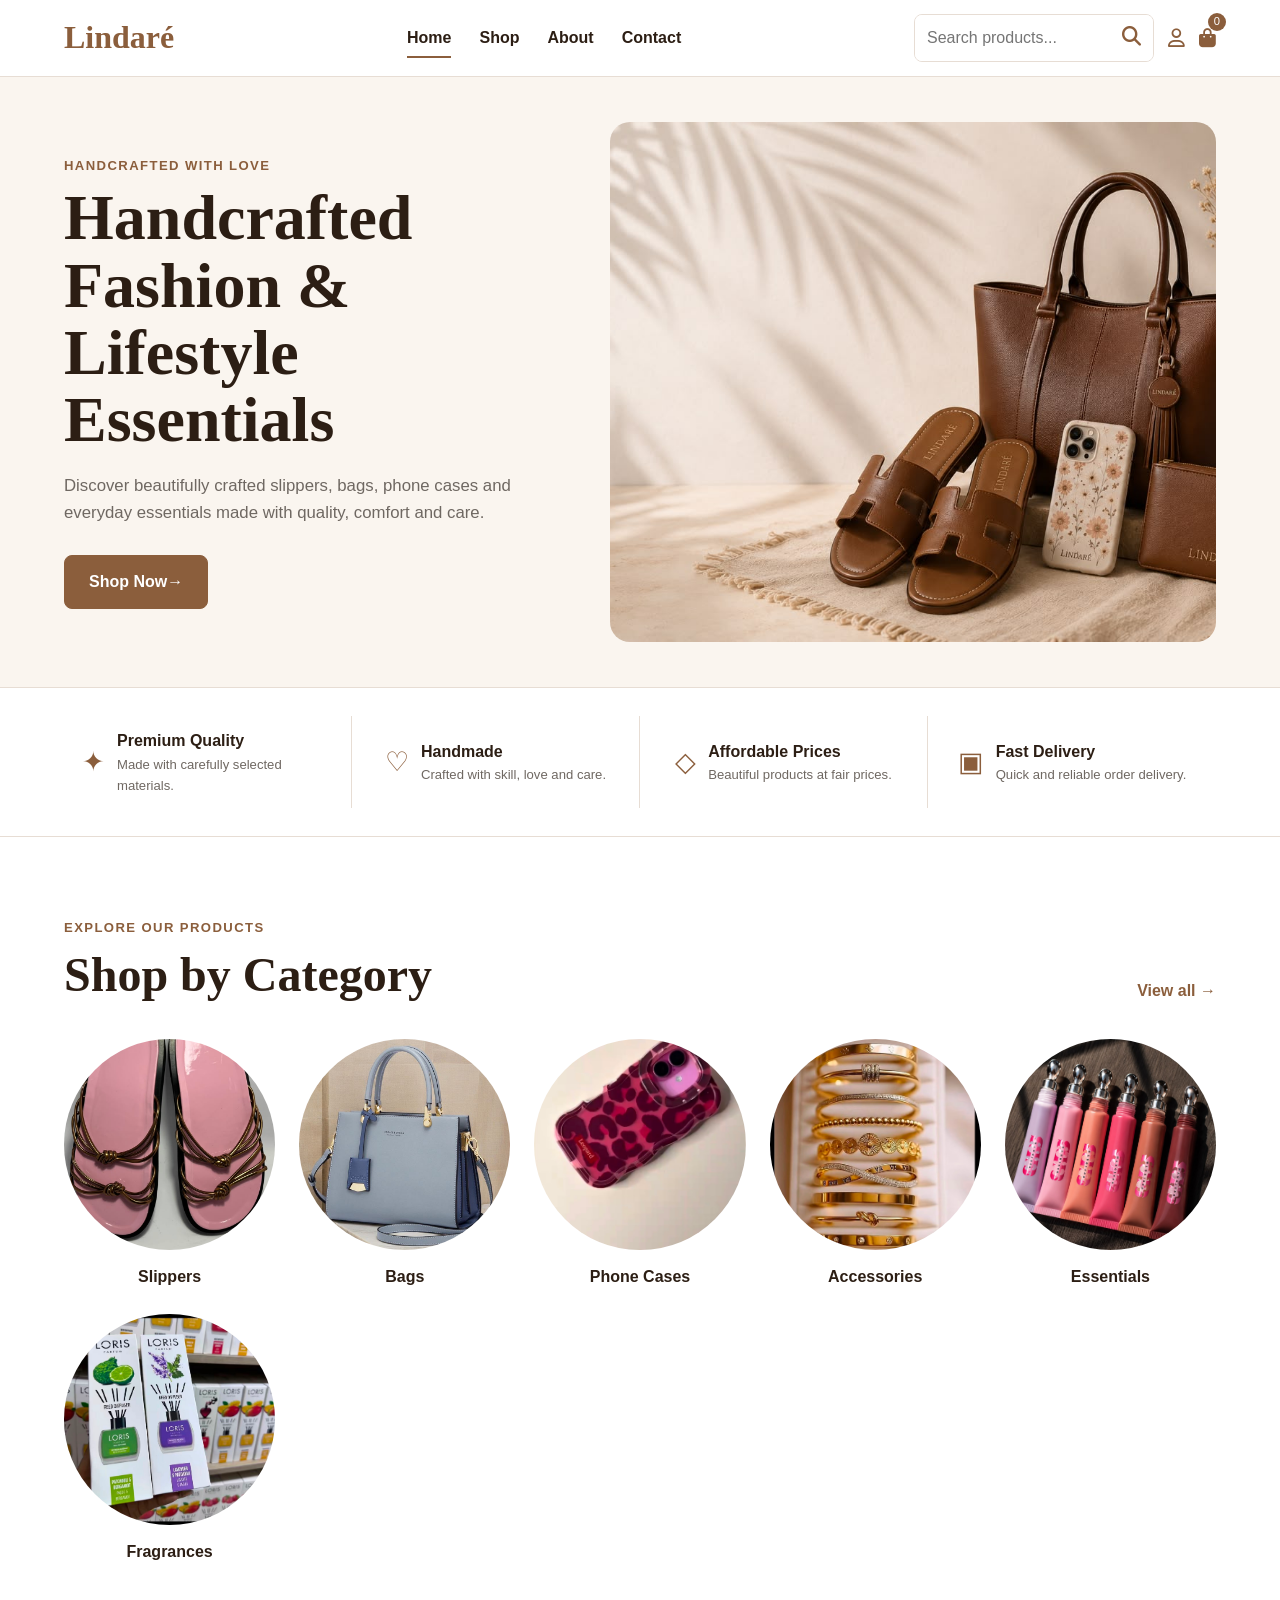
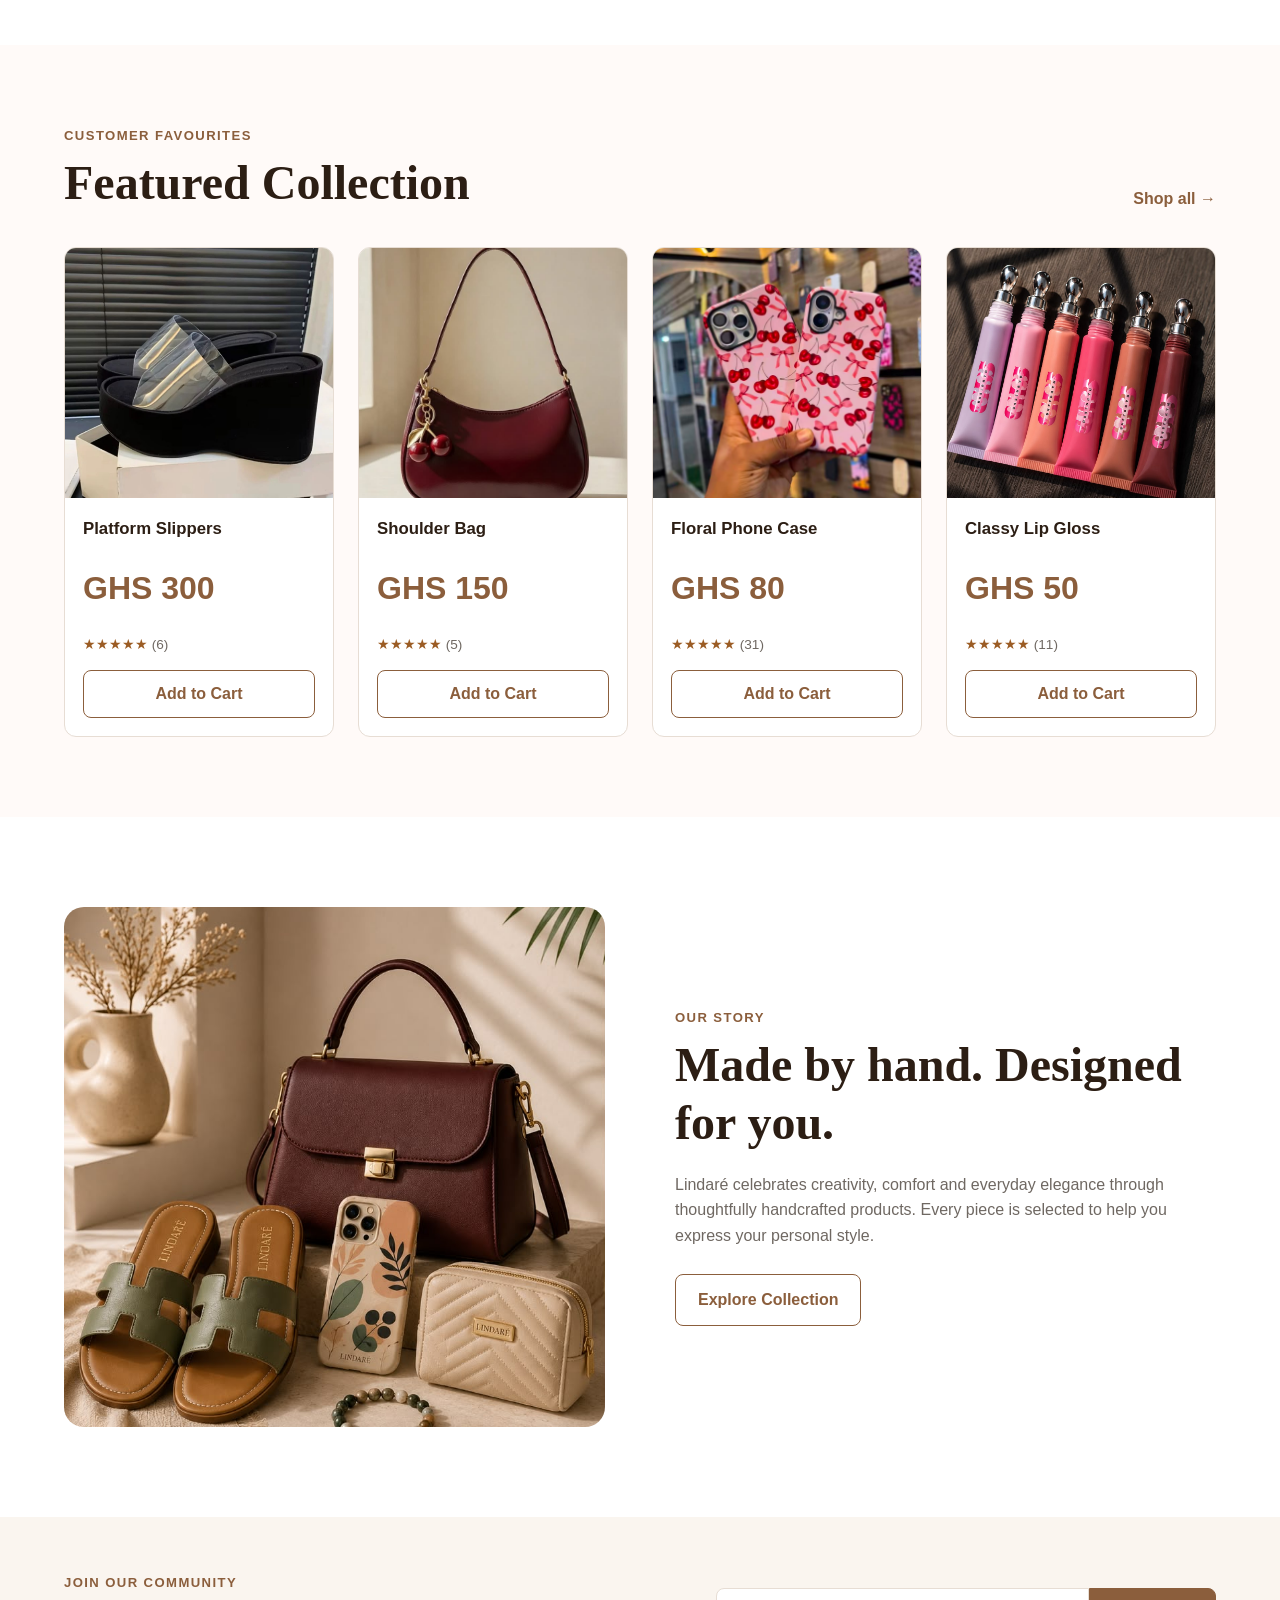
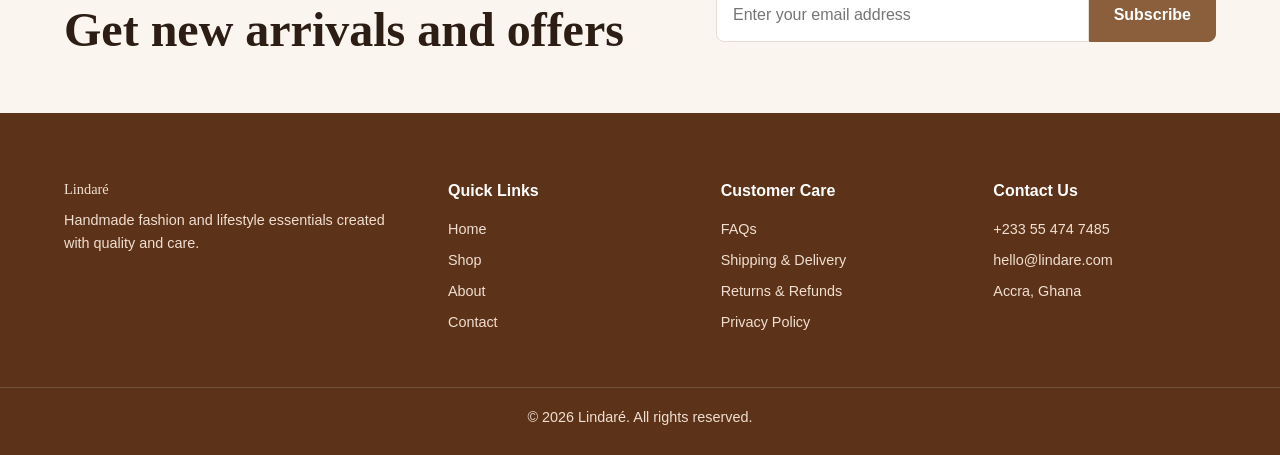
<file: index.html>
<!DOCTYPE html>
<html lang="en">

<head>
    <meta charset="UTF-8">

    <meta name="viewport" content="width=device-width, initial-scale=1.0">

    <meta name="description" content="Lindaré offers handmade slippers, bags, phone cases and lifestyle essentials.">

    <title>Lindaré | Handmade Fashion & Lifestyle Essentials</title>

    <link rel="preconnect" href="https://fonts.googleapis.com">
    <link rel="preconnect" href="https://fonts.gstatic.com" crossorigin>

    <link rel="stylesheet" href="https://cdnjs.cloudflare.com/ajax/libs/font-awesome/6.5.2/css/all.min.css">

    <link rel="stylesheet" href="./src/style.css">


    <!-- Social media thumbnail -->
    <meta name="description"
        content="Discover elegant handmade slippers, bags, phone cases, accessories and everyday essentials from Lindaré.">

    <meta property="og:title" content="Lindaré | Handmade Fashion & Lifestyle">

    <meta property="og:description"
        content="Shop elegant handmade slippers, bags, accessories and everyday essentials crafted for modern living.">

    <meta property="og:type" content="website">

    <meta property="og:url" content="https://lindal23.github.io/T4G_Project/">

    <meta property="og:image" content="https://lindal23.github.io/T4G_Project/images/thumbnail.png">

    <meta property="og:image:width" content="1200">
    <meta property="og:image:height" content="630">

    <meta name="twitter:card" content="summary_large_image">

    <meta name="twitter:image" content="https://lindal23.github.io/T4G_Project/images/thumbnail.png">
</head>

<body>

    <!-- Navigation -->
    <header class="header">
        <div class="container nav-container">

            <a href="index.html" class="logo">
                Lindaré
            </a>

            <button class="menu-button" id="menuButton" type="button" aria-label="Open navigation menu"
                aria-expanded="false">
                ☰
            </button>

            <nav class="navigation" id="navigation">
                <a href="./index.html" class="active">Home</a>
                <a href="./pages/shop.html">Shop</a>
                <a href="#about">About</a>
                <a href="./pages/contact.html">Contact</a>
            </nav>

            <div class="nav-actions">
                 <form class="search-form" id="homeSearchForm">
                     <input
                      type="search"
                      id="homeSearch"
                      placeholder="Search products..."
                       aria-label="Search products"
                       >
                       
                     <button type="submit" aria-label="Search">
                   <i class="fa-solid fa-magnifying-glass"></i>
                    </button>
                    </form>

                <a href="./pages/login.html" class="icon-link" aria-label="Login">
                    <i class="fa-regular fa-user"></i>
                </a>

                <a href="./pages/cart.html" class="cart-link" aria-label="Shopping cart">
                    <i class="fa-solid fa-bag-shopping"></i>
                    <span class="cart-count" id="cartCount">0</span>
                </a>
            </div>

        </div>
    </header>


    <main>

        <!-- Hero Section -->
        <section class="hero">
            <div class="container hero-content">

                <div class="hero-text">
                    <p class="eyebrow">Handcrafted with love</p>

                    <h1>
                        Handcrafted Fashion & Lifestyle Essentials
                    </h1>

                    <p>
                        Discover beautifully crafted slippers, bags, phone
                        cases and everyday essentials made with quality,
                        comfort and care.
                    </p>

                    <a href="./pages/shop.html" class="primary-button">
                        Shop Now
                        <span aria-hidden="true">→</span>
                    </a>
                </div>

                <div class="hero-image">
                    <img src="./images/hero-banner.png" alt="Handmade slippers, Leather bag and floral phone case">
                </div>

            </div>
        </section>


        <!-- Benefits -->
        <section class="benefits">
            <div class="container benefits-grid">

                <article class="benefit">
                    <span class="benefit-icon">✦</span>
                    <div>
                        <h3>Premium Quality</h3>
                        <p>Made with carefully selected materials.</p>
                    </div>
                </article>

                <article class="benefit">
                    <span class="benefit-icon">♡</span>
                    <div>
                        <h3>Handmade</h3>
                        <p>Crafted with skill, love and care.</p>
                    </div>
                </article>

                <article class="benefit">
                    <span class="benefit-icon">◇</span>
                    <div>
                        <h3>Affordable Prices</h3>
                        <p>Beautiful products at fair prices.</p>
                    </div>
                </article>

                <article class="benefit">
                    <span class="benefit-icon">▣</span>
                    <div>
                        <h3>Fast Delivery</h3>
                        <p>Quick and reliable order delivery.</p>
                    </div>
                </article>

            </div>
        </section>


        <!-- Categories -->
        <section class="section">
            <div class="container">

                <div class="section-heading">
                    <div>
                        <p class="eyebrow">Explore our products</p>
                        <h2>Shop by Category</h2>
                    </div>

                    <a href="./pages/shop.html" class="text-link">
                        View all →
                    </a>
                </div>

                <div class="category-grid">

                    <a href="./pages/shop.html?category=slippers" class="category-card">
                        <img src="./images/pink-brown.png" alt="Slippers">
                        <h3>Slippers</h3>
                    </a>

                    <a href="./pages/shop.html?category=bags" class="category-card">
                        <img src="./images/blue-bag.png" alt=" Bags">
                        <h3>Bags</h3>
                    </a>

                    <a href="./pages/shop.html?category=cases" class="category-card">
                        <img src="./images/category-leopard-phone-case.png" alt=" Phone cases">
                        <h3>Phone Cases</h3>
                    </a>

                    <a href="./pages/shop.html?category=accessories" class="category-card">
                        <img src="./images/bracelet3.png" alt="Accessories">
                        <h3>Accessories</h3>
                    </a>

                    <a href="./pages/shop.html?category=essentials" class="category-card">
                        <img src="./images/lipgloss.png" alt="Essentials">
                        <h3>Essentials</h3>
                    </a>

                    <a href="./pages/shop.html?category=fragrances" class="category-card">
                        <img src="./images/diffuser-image2.png" alt="Fragrances">
                        <h3>Fragrances</h3>
                    </a>

                </div>
            </div>
        </section>


        <!-- Featured Products -->
        <section class="section featured-section">
            <div class="container">

                <div class="section-heading">
                    <div>
                        <p class="eyebrow">Customer favourites</p>
                        <h2>Featured Collection</h2>
                    </div>

                    <a href="./pages/shop.html" class="text-link">
                        Shop all →
                    </a>
                </div>

                <div class="product-grid">

                    <article class="product-card">
                        <a href="product-details.html">
                            <img src="./images/black-block.png" alt="Black Platform">
                        </a>

                        <div class="product-info">
                            <h3>
                                <a href="product-details.html">
                                    Platform Slippers
                                </a>
                            </h3>

                            <p class="product-price">GHS 300</p>
                            <p class="rating">★★★★★ <span>(6)</span></p>

                            <button class="add-cart-button" type="button" data-name="Platform Slippers" data-price="300"
                                data-image="./images/black-block.png">
                                Add to Cart
                            </button>
                        </div>
                    </article>


                    <article class="product-card">
                        <img src="./images/cherry-bag.png" alt="Shoulder bag">

                        <div class="product-info">
                            <h3> Shoulder Bag</h3>
                            <p class="product-price">GHS 150</p>
                            <p class="rating">★★★★★ <span>(5)</span></p>

                            <button class="add-cart-button" type="button" data-name="Shoulder Bag" data-price="150"
                                data-image="./images/cherry-bag.png">
                                Add to Cart
                            </button>
                        </div>
                    </article>


                    <article class="product-card">
                        <img src="./images/cherry-phone-case.png" alt="Love phone case">

                        <div class="product-info">
                            <h3>Floral Phone Case</h3>
                            <p class="product-price">GHS 80</p>
                            <p class="rating">★★★★★ <span>(31)</span></p>

                            <button class="add-cart-button" type="button" data-name="Floral Phone Case" data-price="80"
                                data-image="./images/floral-phone-case.png">
                                Add to Cart
                            </button>
                        </div>
                    </article>


                    <article class="product-card">
                        <img src="./images/lipgloss.png" alt="Classy lipgloss">

                        <div class="product-info">
                            <h3>Classy Lip Gloss</h3>
                            <p class="product-price">GHS 50</p>
                            <p class="rating">★★★★★ <span>(11)</span></p>

                            <button class="add-cart-button" type="button" data-name="Classy lipgloss" data-price="50"
                                data-image="./images/lipgloss.png">
                                Add to Cart
                            </button>
                        </div>
                    </article>

                </div>
            </div>
        </section>


        <!-- About -->
        <section class="about-section" id="about">
            <div class="container about-grid">

                <div class="about-image">
                    <img src="./images/About.png" alt="Handcrafted Lindaré fashion products">
                </div>

                <div class="about-content">
                    <p class="eyebrow">Our story</p>
                    <h2>Made by hand. Designed for you.</h2>

                    <p>
                        Lindaré celebrates creativity, comfort and everyday
                        elegance through thoughtfully handcrafted products.
                        Every piece is selected to help you express your
                        personal style.
                    </p>

                    <a href="./pages/shop.html" class="secondary-button">
                        Explore Collection
                    </a>
                </div>

            </div>
        </section>


        <!-- Newsletter -->
        <section class="newsletter">
            <div class="container newsletter-content">

                <div>
                    <p class="eyebrow">Join our community</p>
                    <h2>Get new arrivals and offers</h2>
                </div>

                <form class="newsletter-form" id="newsletterForm">
                    <input type="email" id="newsletterEmail" placeholder="Enter your email address" required>

                    <button type="submit" class="primary-button">
                        Subscribe
                    </button>
                </form>

            </div>
        </section>

    </main>


    <!-- Footer -->
    <footer class="footer">
        <div class="container footer-grid">

            <div>
                <a href="index.html" class="footer-logo">
                    Lindaré
                </a>

                <p>
                    Handmade fashion and lifestyle essentials created with
                    quality and care.
                </p>
            </div>

            <div>
                <h3>Quick Links</h3>
                <a href="./index.html">Home</a>
                <a href="./pages/shop.html">Shop</a>
                <a href="#about">About</a>
                <a href="./pages/contact.html">Contact</a>
            </div>

            <div>
                <h3>Customer Care</h3>
                <a href="#">FAQs</a>
                <a href="#">Shipping & Delivery</a>
                <a href="#">Returns & Refunds</a>
                <a href="#">Privacy Policy</a>
            </div>

            <div>
                <h3>Contact Us</h3>
                <p>+233 55 474 7485</p>
                <p>hello@lindare.com</p>
                <p>Accra, Ghana</p>
            </div>

        </div>

        <div class="footer-bottom">
            <p>&copy; 2026 Lindaré. All rights reserved.</p>
        </div>
    </footer>


    <!-- Notification message -->
    <div class="notification" id="notification" aria-live="polite"></div>

    <script src="./src/script.js"></script>
</body>

</html>
</file>
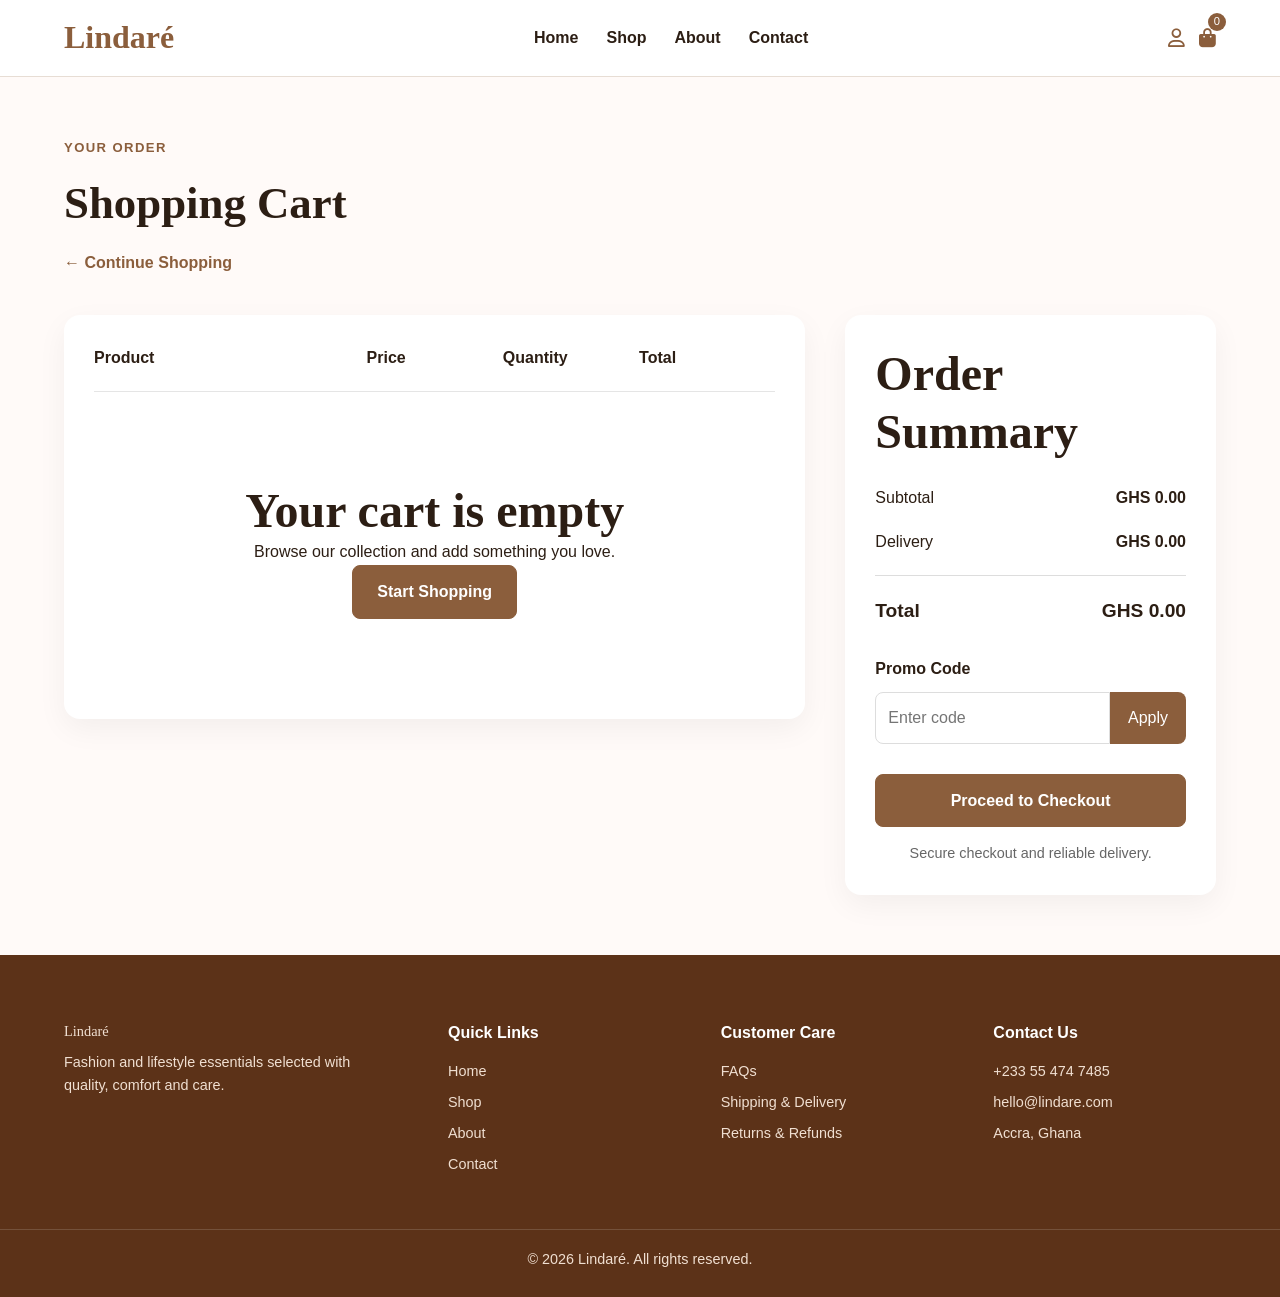
<file: pages/cart.html>
<!DOCTYPE html>
<html lang="en">
<head>
    <meta charset="UTF-8">

    <meta
        name="viewport"
        content="width=device-width, initial-scale=1.0"
    >

    <meta
        name="description"
        content="Review your Lindaré shopping cart and complete your order."
    >

    <title>Cart & Checkout | Lindaré</title>

    <link rel="preconnect" href="https://fonts.googleapis.com">
    <link rel="preconnect" href="https://fonts.gstatic.com" crossorigin>

    <link rel="stylesheet"
         href="https://cdnjs.cloudflare.com/ajax/libs/font-awesome/6.5.2/css/all.min.css">

    <link rel="stylesheet" href="../src/style.css">
</head>

<body>

    <header class="header">
        <div class="container nav-container">

            <a href="../index.html" class="logo">Lindaré</a>

            <button
                class="menu-button"
                id="menuButton"
                type="button"
                aria-label="Open navigation menu"
                aria-expanded="false"
            >
                ☰
            </button>

            <nav class="navigation" id="navigation">
                <a href="../index.html">Home</a>
                <a href="./shop.html">Shop</a>
                <a href="../index.html#about">About</a>
                <a href="./contact.html">Contact</a>
            </nav>

            <div class="nav-actions">
                <a href="./login.html" class="icon-link" aria-label="Login">
                    <i class="fa-regular fa-user"></i>
                  </a>

               <a href="./cart.html" class="cart-link" aria-label="Shopping cart">
                   <i class="fa-solid fa-bag-shopping"></i>
                   <span class="cart-count" id="cartCount">0</span>
                </a>
            </div>

        </div>
    </header>


    <main class="cart-page">

        <section class="cart-heading">
            <div class="container">
                <p class="eyebrow">Your order</p>
                <h1>Shopping Cart</h1>

                <a href="./shop.html" class="text-link">
                    ← Continue Shopping
                </a>
            </div>
        </section>


        <section class="cart-section">
            <div class="container cart-layout">

                <div class="cart-items-area">

                    <div class="cart-table-heading">
                        <span>Product</span>
                        <span>Price</span>
                        <span>Quantity</span>
                        <span>Total</span>
                    </div>

                    <div id="cartItems"></div>


                    <div class="empty-cart" id="emptyCart">
                        <h2>Your cart is empty</h2>

                        <p>
                            Browse our collection and add something you love.
                        </p>

                        <a href="./shop.html" class="primary-button">
                            Start Shopping
                        </a>
                    </div>

                </div>


                <aside class="order-summary">

                    <h2>Order Summary</h2>

                    <div class="summary-row">
                        <span>Subtotal</span>
                        <strong id="cartSubtotal">GHS 0.00</strong>
                    </div>

                    <div class="summary-row">
                        <span>Delivery</span>
                        <strong id="deliveryFee">GHS 0.00</strong>
                    </div>

                    <div class="summary-row summary-total">
                        <span>Total</span>
                        <strong id="cartTotal">GHS 0.00</strong>
                    </div>


                    <div class="promo-code">
                        <label for="promoCode">Promo Code</label>

                        <div>
                            <input
                                type="text"
                                id="promoCode"
                                placeholder="Enter code"
                            >

                            <button type="button" id="applyPromo">
                                Apply
                            </button>
                        </div>
                    </div>


                    <button
                        type="button"
                        class="primary-button checkout-button"
                        id="checkoutButton"
                    >
                        Proceed to Checkout
                    </button>

                    <p class="secure-checkout">
                        Secure checkout and reliable delivery.
                    </p>

                </aside>

            </div>
        </section>


        <section class="checkout-section" id="checkoutSection">

            <div class="container checkout-container">

                <div class="checkout-heading">
                    <p class="eyebrow">Complete your order</p>
                    <h2>Checkout Details</h2>
                </div>

                <form class="checkout-form" id="checkoutForm">

                    <div class="checkout-fields">

                        <div class="form-group">
                            <label for="checkoutName">Full Name</label>

                            <input
                                type="text"
                                id="checkoutName"
                                placeholder="Enter your full name"
                                required
                            >
                        </div>

                        <div class="form-group">
                            <label for="checkoutPhone">Phone Number</label>

                            <input
                                type="tel"
                                id="checkoutPhone"
                                placeholder="+233..."
                                required
                            >
                        </div>

                        <div class="form-group checkout-full">
                            <label for="checkoutEmail">Email Address</label>

                            <input
                                type="email"
                                id="checkoutEmail"
                                placeholder="name@example.com"
                                required
                            >
                        </div>

                        <div class="form-group checkout-full">
                            <label for="checkoutAddress">Delivery Address</label>

                            <input
                                type="text"
                                id="checkoutAddress"
                                placeholder="Enter your delivery address"
                                required
                            >
                        </div>

                        <div class="form-group">
                            <label for="checkoutCity">City</label>

                            <input
                                type="text"
                                id="checkoutCity"
                                placeholder="Accra"
                                required
                            >
                        </div>

                        <div class="form-group">
                            <label for="paymentMethod">Payment Method</label>

                            <select id="paymentMethod" required>
                                <option value="">Select payment method</option>
                                <option value="momo">Mobile Money</option>
                                <option value="card">Debit or Credit Card</option>
                            </select>
                        </div>

                    </div>


                    <p
                        class="form-message"
                        id="checkoutMessage"
                        aria-live="polite"
                    ></p>


                    <button type="submit" class="primary-button">
                        Confirm Order
                    </button>

                </form>

            </div>
        </section>


        <section class="order-success" id="orderSuccess">

            <div class="order-success-card">
                <span class="success-icon">✓</span>

                <h2>Order Confirmed</h2>

                <p>
                    Thank you for shopping with Lindaré. Your order has
                    been received successfully.
                </p>

                <a href="./shop.html" class="primary-button">
                    Continue Shopping
                </a>
            </div>

        </section>

    </main>


    <footer class="footer">
        <div class="container footer-grid">

            <div>
                <a href="../index.html" class="footer-logo">Lindaré</a>

                <p>
                    Fashion and lifestyle essentials selected with
                    quality, comfort and care.
                </p>
            </div>

            <div>
                <h3>Quick Links</h3>
                <a href="../index.html">Home</a>
                <a href="./shop.html">Shop</a>
                <a href="../index.html#about">About</a>
                <a href="./contact.html">Contact</a>
            </div>

            <div>
                <h3>Customer Care</h3>
                <a href="#">FAQs</a>
                <a href="#">Shipping & Delivery</a>
                <a href="#">Returns & Refunds</a>
            </div>

            <div>
                <h3>Contact Us</h3>
                <p>+233 55 474 7485</p>
                <p>hello@lindare.com</p>
                <p>Accra, Ghana</p>
            </div>

        </div>

        <div class="footer-bottom">
            <p>&copy; 2026 Lindaré. All rights reserved.</p>
        </div>
    </footer>


    <div
        class="notification"
        id="notification"
        aria-live="polite"
    ></div>

    <script src="../src/script.js"></script>
</body>
</html>
</file>
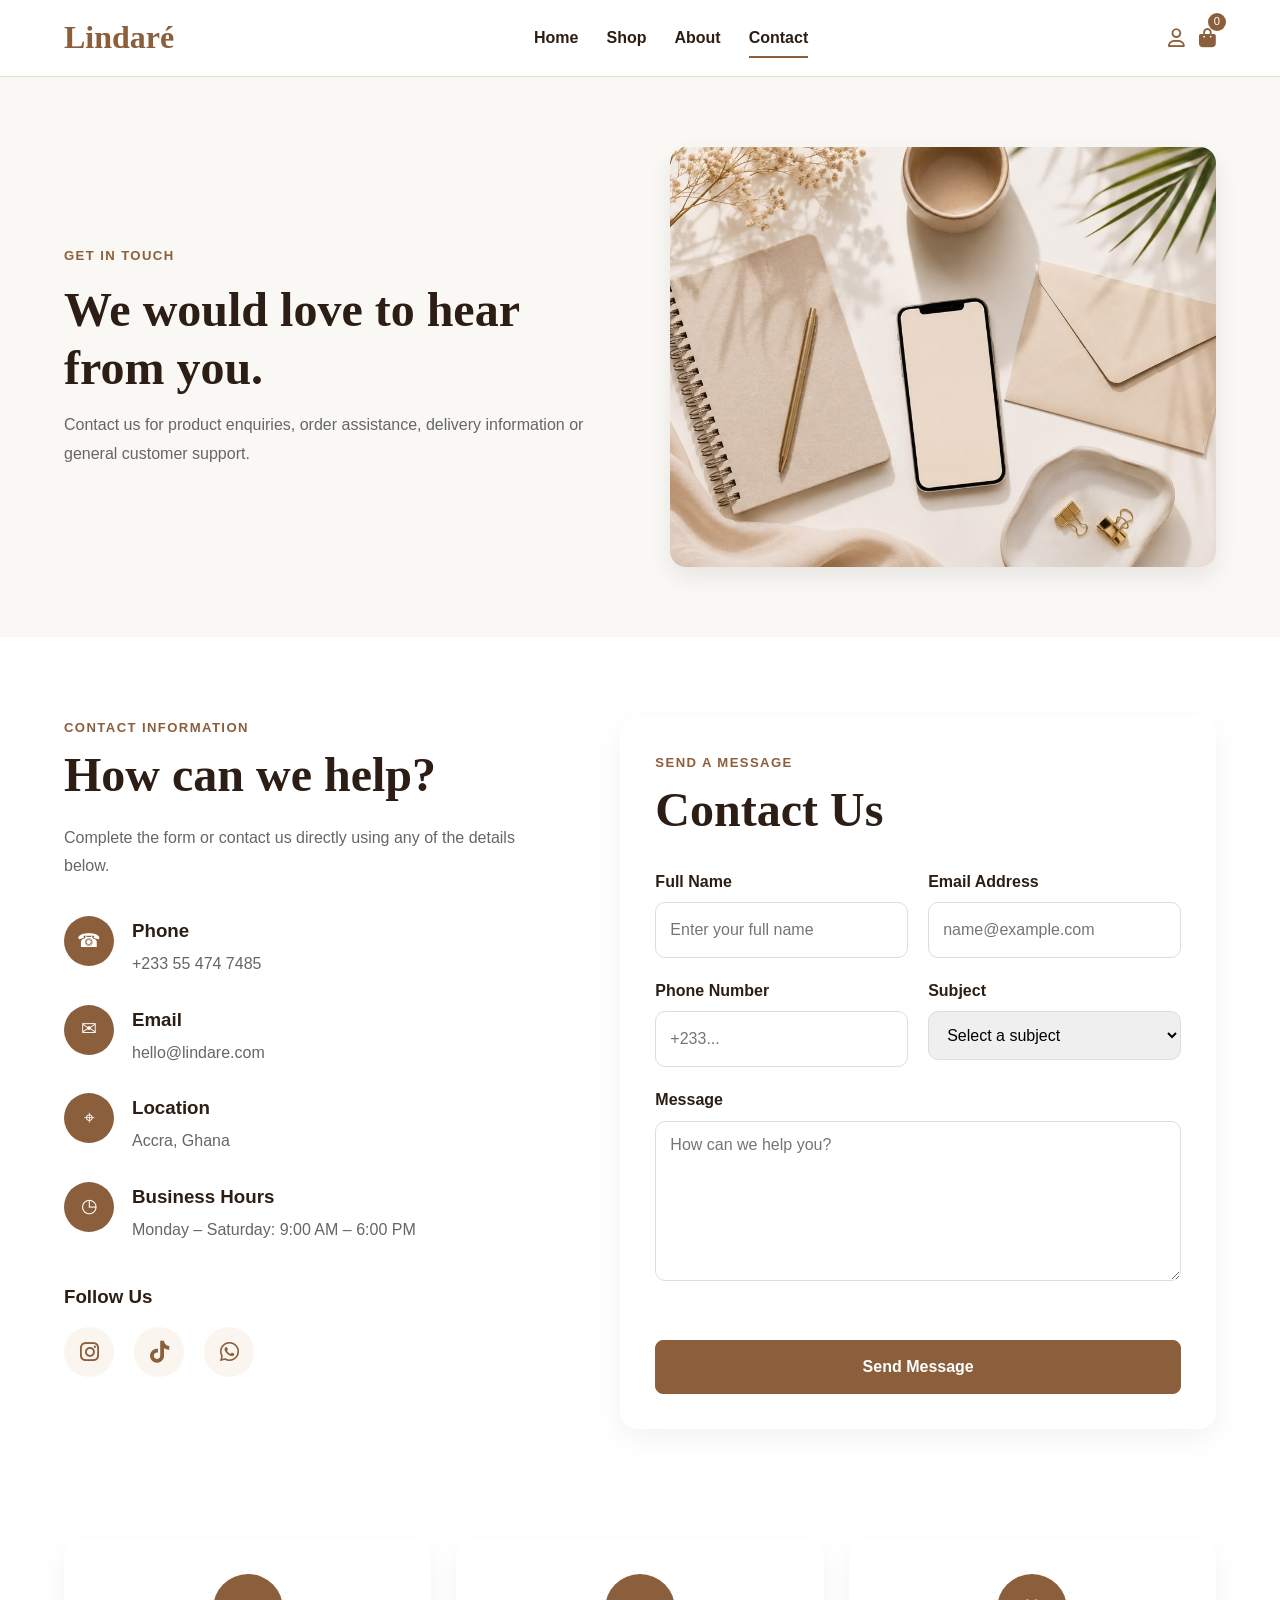
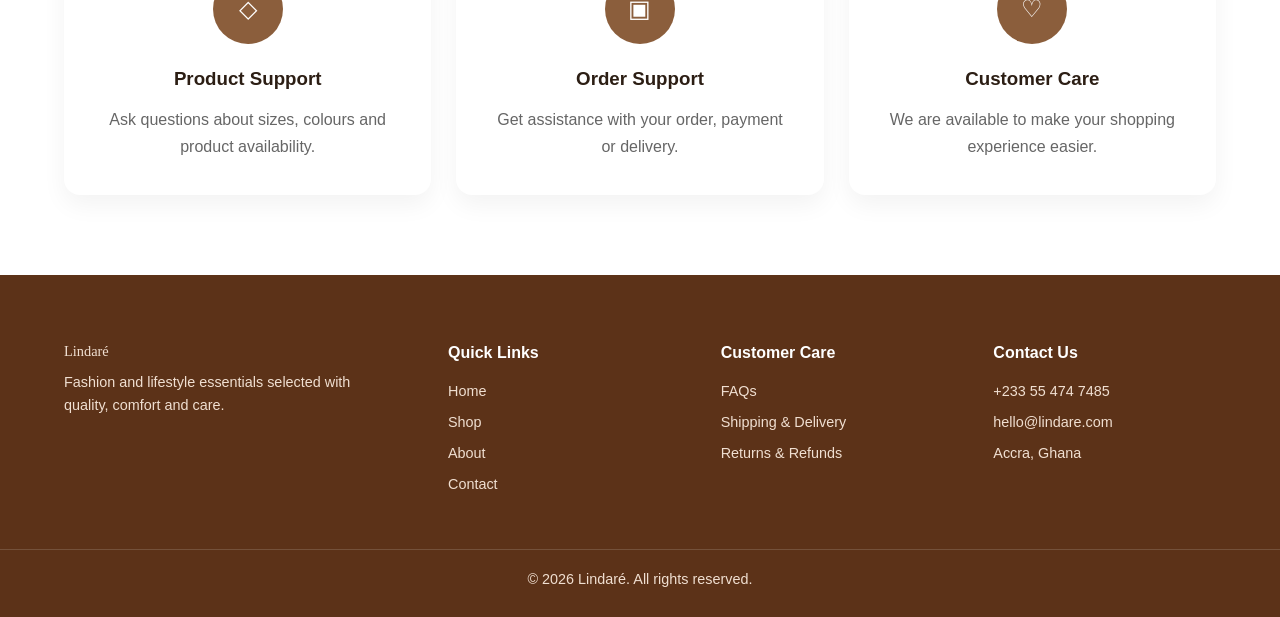
<file: pages/contact.html>
<!DOCTYPE html>
<html lang="en">
<head>
    <meta charset="UTF-8">

    <meta
        name="viewport"
        content="width=device-width, initial-scale=1.0"
    >

    <meta
        name="description"
        content="Contact Lindaré for product enquiries, orders and customer support."
    >

    <title>Contact Us | Lindaré</title>

    <link rel="preconnect" href="https://fonts.googleapis.com">
    <link rel="preconnect" href="https://fonts.gstatic.com" crossorigin>

       <link rel="stylesheet"
         href="https://cdnjs.cloudflare.com/ajax/libs/font-awesome/6.5.2/css/all.min.css">

    <link rel="stylesheet" href="../src/style.css">
</head>

<body>

    <header class="header">
        <div class="container nav-container">

            <a href="../index.html" class="logo">Lindaré</a>

            <button
                class="menu-button"
                id="menuButton"
                type="button"
                aria-label="Open navigation menu"
                aria-expanded="false"
            >
                ☰
            </button>

            <nav class="navigation" id="navigation">
                <a href="../index.html">Home</a>
                <a href="./shop.html">Shop</a>
                <a href="../index.html#about">About</a>
                <a href="./contact.html" class="active">Contact</a>
            </nav>

            <div class="nav-actions">
                <a href="./login.html" class="icon-link" aria-label="Login">
                    <i class="fa-regular fa-user"></i>
                  </a>

               <a href="./cart.html" class="cart-link" aria-label="Shopping cart">
                   <i class="fa-solid fa-bag-shopping"></i>
                   <span class="cart-count" id="cartCount">0</span>
                </a>
            </div>

        </div>
    </header>


    <main>

        <section class="contact-hero">
            <div class="container contact-hero-content">

                <div>
                    <p class="eyebrow">Get in touch</p>

                    <h1>We would love to hear from you.</h1>

                    <p>
                        Contact us for product enquiries, order assistance,
                        delivery information or general customer support.
                    </p>
                </div>

                <img
                    src="../images/contact-us.png"
                    alt="Lindaré fashion and lifestyle products"
                >

            </div>
        </section>


        <section class="contact-section">
            <div class="container contact-layout">

                <div class="contact-info">

                    <p class="eyebrow">Contact information</p>
                    <h2>How can we help?</h2>

                    <p class="contact-intro">
                        Complete the form or contact us directly using any
                        of the details below.
                    </p>


                    <div class="contact-detail">
                        <span>☎</span>

                        <div>
                            <h3>Phone</h3>
                            <a href="tel:+233501234567">
                                +233 55 474 7485
                            </a>
                        </div>
                    </div>


                    <div class="contact-detail">
                        <span>✉</span>

                        <div>
                            <h3>Email</h3>
                            <a href="mailto:hello@lindare.com">
                                hello@lindare.com
                            </a>
                        </div>
                    </div>


                    <div class="contact-detail">
                        <span>⌖</span>

                        <div>
                            <h3>Location</h3>
                            <p>Accra, Ghana</p>
                        </div>
                    </div>


                    <div class="contact-detail">
                        <span>◷</span>

                        <div>
                            <h3>Business Hours</h3>
                            <p>Monday – Saturday: 9:00 AM – 6:00 PM</p>
                        </div>
                    </div>


                    <div class="contact-socials">
                        <h3>Follow Us</h3>

                        <div class="social-links">

                         <a href="https://www.instagram.com/__lindare?igsh=MTR4YTJveGp4NHB6Nw%3D%3D&utm_source=qr" target="_blank" aria-label="Instagram">
                         <i class="fa-brands fa-instagram"></i>
                         </a>
                         <a href="https://www.tiktok.com/@_lindare?_r=1&_t=ZS-98PND4Ml7O1" target="_blank" aria-label="TikTok">
                            <i class="fa-brands fa-tiktok"></i>
                         </a>

                         <a href="https://wa.me/233554747485" target="_blank" aria-label="WhatsApp">
                            <i class="fa-brands fa-whatsapp"></i>
                         </a>

                        </div>
                    </div>

                </div>


                <form class="contact-form" id="contactForm">

                    <div class="contact-form-heading">
                        <p class="eyebrow">Send a message</p>
                        <h2>Contact Us</h2>
                    </div>


                    <div class="contact-form-row">

                        <div class="form-group">
                            <label for="contactName">Full Name</label>

                            <input
                                type="text"
                                id="contactName"
                                placeholder="Enter your full name"
                                required
                            >
                        </div>

                        <div class="form-group">
                            <label for="contactEmail">Email Address</label>

                            <input
                                type="email"
                                id="contactEmail"
                                placeholder="name@example.com"
                                required
                            >
                        </div>

                    </div>


                    <div class="contact-form-row">

                        <div class="form-group">
                            <label for="contactPhone">Phone Number</label>

                            <input
                                type="tel"
                                id="contactPhone"
                                placeholder="+233..."
                            >
                        </div>

                        <div class="form-group">
                            <label for="contactSubject">Subject</label>

                            <select id="contactSubject" required>
                                <option value="">Select a subject</option>
                                <option value="product">Product Enquiry</option>
                                <option value="order">Order Assistance</option>
                                <option value="delivery">Delivery</option>
                                <option value="returns">Returns</option>
                                <option value="other">Other</option>
                            </select>
                        </div>

                    </div>


                    <div class="form-group">
                        <label for="contactMessage">Message</label>

                        <textarea
                            id="contactMessage"
                            rows="6"
                            placeholder="How can we help you?"
                            required
                        ></textarea>
                    </div>


                    <p
                        class="form-message"
                        id="contactFormMessage"
                        aria-live="polite"
                    ></p>


                    <button type="submit" class="primary-button">
                        Send Message
                    </button>

                </form>

            </div>
        </section>


        <section class="contact-support">
            <div class="container contact-support-grid">

                <article>
                    <span>◇</span>
                    <h3>Product Support</h3>
                    <p>
                        Ask questions about sizes, colours and product
                        availability.
                    </p>
                </article>

                <article>
                    <span>▣</span>
                    <h3>Order Support</h3>
                    <p>
                        Get assistance with your order, payment or delivery.
                    </p>
                </article>

                <article>
                    <span>♡</span>
                    <h3>Customer Care</h3>
                    <p>
                        We are available to make your shopping experience easier.
                    </p>
                </article>

            </div>
        </section>

    </main>


    <footer class="footer">
        <div class="container footer-grid">

            <div>
                <a href="../index.html" class="footer-logo">Lindaré</a>

                <p>
                    Fashion and lifestyle essentials selected with
                    quality, comfort and care.
                </p>
            </div>

            <div>
                <h3>Quick Links</h3>
                <a href="../index.html">Home</a>
                <a href="./shop.html">Shop</a>
                <a href="../index.html#about">About</a>
                <a href="./contact.html">Contact</a>
            </div>

            <div>
                <h3>Customer Care</h3>
                <a href="#">FAQs</a>
                <a href="#">Shipping & Delivery</a>
                <a href="#">Returns & Refunds</a>
            </div>

            <div>
                <h3>Contact Us</h3>
                <p>+233 55 474 7485</p>
                <p>hello@lindare.com</p>
                <p>Accra, Ghana</p>
            </div>

        </div>

        <div class="footer-bottom">
            <p>&copy; 2026 Lindaré. All rights reserved.</p>
        </div>
    </footer>


    <div
        class="notification"
        id="notification"
        aria-live="polite"
    ></div>

    <script src="../src/script.js"></script>
</body>
</html>
</file>
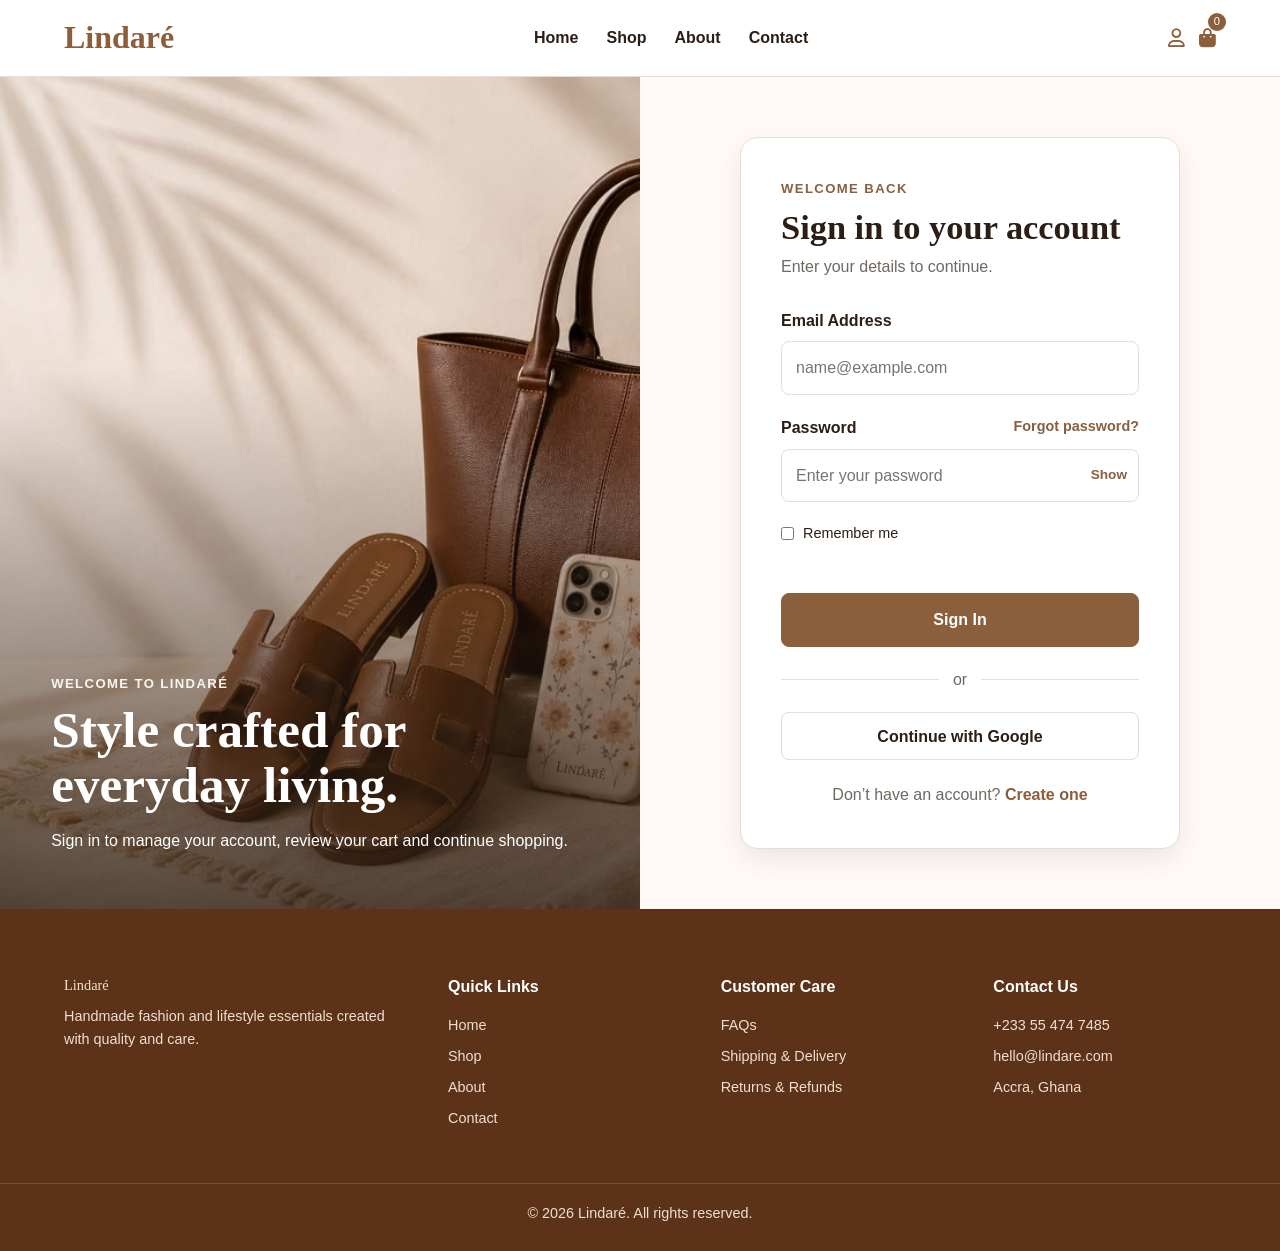
<file: pages/login.html>
<!DOCTYPE html>
<html lang="en">
<head>
    <meta charset="UTF-8">

    <meta
        name="viewport"
        content="width=device-width, initial-scale=1.0"
    >

    <meta
        name="description"
        content="Sign in to your Lindaré account."
    >

    <title>Login | Lindaré</title>

    <link rel="preconnect" href="https://fonts.googleapis.com">
    <link rel="preconnect" href="https://fonts.gstatic.com" crossorigin>

    <link rel="stylesheet"
         href="https://cdnjs.cloudflare.com/ajax/libs/font-awesome/6.5.2/css/all.min.css">

    <link rel="stylesheet" href="../src/style.css">
</head>

<body>

    <header class="header">
        <div class="container nav-container">

            <a href="../index.html" class="logo">Lindaré</a>

            <button
                class="menu-button"
                id="menuButton"
                type="button"
                aria-label="Open navigation menu"
                aria-expanded="false"
            >
                ☰
            </button>

            <nav class="navigation" id="navigation">
                <a href="../index.html">Home</a>
                <a href="./shop.html">Shop</a>
                <a href="../index.html#about">About</a>
                <a href="./contact.html">Contact</a>
            </nav>

            <div class="nav-actions">
               <a href="./login.html" class="icon-link" aria-label="Login">
                    <i class="fa-regular fa-user"></i>
                  </a>

               <a href="./cart.html" class="cart-link" aria-label="Shopping cart">
                   <i class="fa-solid fa-bag-shopping"></i>
                   <span class="cart-count" id="cartCount">0</span>
                </a>
            </div>

        </div>
    </header>


    <main class="auth-page">

        <section class="auth-layout">

            <div class="auth-image">
                <img
                    src="../images/hero-banner.png"
                    alt="Lindaré handmade slippers, bag and phone case"
                >

                <div class="auth-image-text">
                    <p class="eyebrow">Welcome to Lindaré</p>

                    <h1>Style crafted for everyday living.</h1>

                    <p>
                        Sign in to manage your account, review your cart
                        and continue shopping.
                    </p>
                </div>
            </div>


            <div class="auth-form-area">

                <form class="auth-form" id="loginForm">

                    <div class="auth-heading">
                        <p class="eyebrow">Welcome back</p>
                        <h2>Sign in to your account</h2>
                        <p>Enter your details to continue.</p>
                    </div>


                    <div class="form-group">
                        <label for="loginEmail">Email Address</label>

                        <input
                            type="email"
                            id="loginEmail"
                            placeholder="name@example.com"
                            required
                        >
                    </div>


                    <div class="form-group">

                        <div class="password-label">
                            <label for="loginPassword">Password</label>
                            <a href="#" class="forgot-link">Forgot password?</a>
                        </div>

                        <div class="password-field">
                            <input
                                type="password"
                                id="loginPassword"
                                placeholder="Enter your password"
                                minlength="6"
                                required
                            >

                            <button
                                type="button"
                                class="password-toggle"
                                data-password-target="loginPassword"
                                aria-label="Show password"
                            >
                                Show
                            </button>
                        </div>

                    </div>


                    <label class="remember-option">
                        <input type="checkbox" id="rememberMe">
                        <span>Remember me</span>
                    </label>


                    <p
                        class="form-message"
                        id="loginMessage"
                        aria-live="polite"
                    ></p>


                    <button type="submit" class="primary-button auth-button">
                        Sign In
                    </button>


                    <div class="form-divider">
                        <span>or</span>
                    </div>


                    <button type="button" class="social-login-button">
                        Continue with Google
                    </button>


                    <p class="auth-switch">
                        Don’t have an account?
                        <a href="./signup.html">Create one</a>
                    </p>

                </form>

            </div>

        </section>

    </main>


    <footer class="footer">
        <div class="container footer-grid">

            <div>
                <a href="../index.html" class="footer-logo">Lindaré</a>

                <p>
                    Handmade fashion and lifestyle essentials created
                    with quality and care.
                </p>
            </div>

            <div>
                <h3>Quick Links</h3>
                <a href="../index.html">Home</a>
                <a href="./shop.html">Shop</a>
                <a href="../index.html#about">About</a>
                <a href="./contact.html">Contact</a>
            </div>

            <div>
                <h3>Customer Care</h3>
                <a href="#">FAQs</a>
                <a href="#">Shipping & Delivery</a>
                <a href="#">Returns & Refunds</a>
            </div>

            <div>
                <h3>Contact Us</h3>
                <p>+233 55 474 7485</p>
                <p>hello@lindare.com</p>
                <p>Accra, Ghana</p>
            </div>

        </div>

        <div class="footer-bottom">
            <p>&copy; 2026 Lindaré. All rights reserved.</p>
        </div>
    </footer>


    <div
        class="notification"
        id="notification"
        aria-live="polite"
    ></div>

    <script src="../src/script.js"></script>
</body>
</html>
</file>
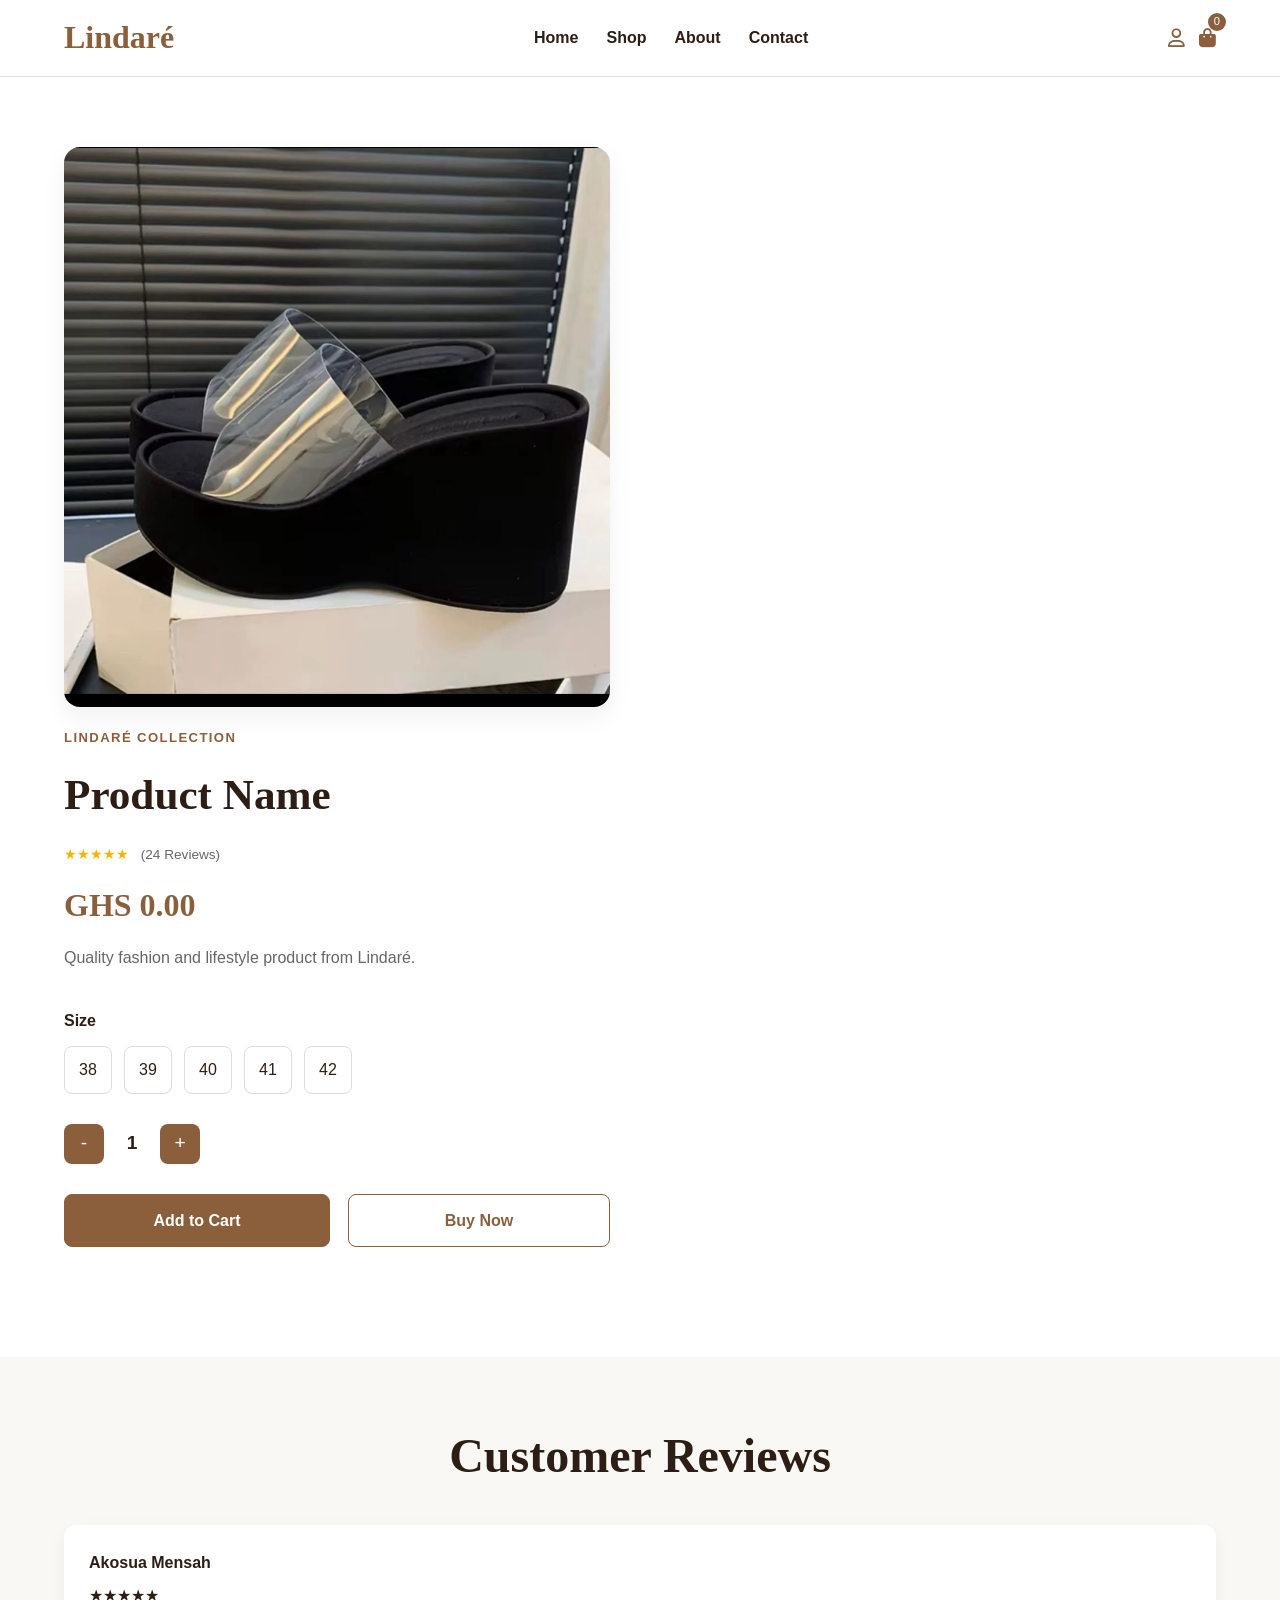
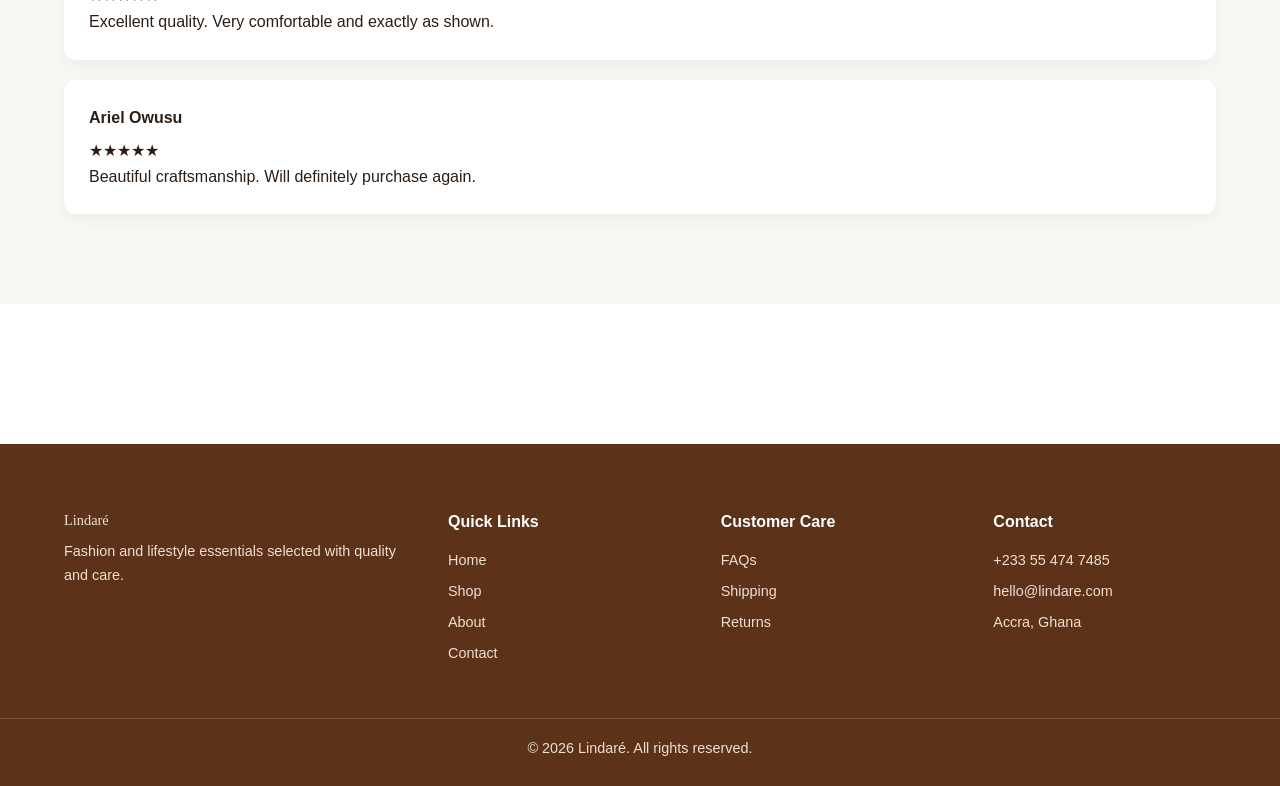
<file: pages/product-details.html>
<!DOCTYPE html>
<html lang="en">
<head>
    <meta charset="UTF-8">

    <meta
        name="viewport"
        content="width=device-width, initial-scale=1.0"
    >

    <meta
        name="description"
        content="View product details for Lindaré."
    >

    <title>Product Details | Lindaré</title>

    <link rel="preconnect" href="https://fonts.googleapis.com">

    <link rel="preconnect" href="https://fonts.gstatic.com" crossorigin>

   <link rel="stylesheet"
         href="https://cdnjs.cloudflare.com/ajax/libs/font-awesome/6.5.2/css/all.min.css">

    <link rel="stylesheet" href="../src/style.css">
</head>

<body>

<header class="header">

<div class="container nav-container">

<a href="../index.html" class="logo">Lindaré</a>

<button
class="menu-button"
id="menuButton"
type="button"
aria-label="Menu"
>
☰
</button>

<nav class="navigation" id="navigation">

<a href="../index.html">Home</a>

<a href="./shop.html">Shop</a>

<a href="../index.html#about">About</a>

<a href="./contact.html">Contact</a>

</nav>

<div class="nav-actions">

                <a href="./login.html" class="icon-link" aria-label="Login">
                    <i class="fa-regular fa-user"></i>
                </a>

                <a href="./cart.html" class="cart-link" aria-label="Shopping cart">
                    <i class="fa-solid fa-bag-shopping"></i>
                    <span class="cart-count" id="cartCount">0</span>
                </a>

</a>

</div>

</div>

</header>

<main>

<section class="product-details-section">

<div class="container product-layout">

<div class="product-gallery">

<div class="main-product-image">

<img
id="mainProductImage"
src="../images/black-block.png"
alt="Block Slippers"
>



</div>

<div class="product-details">

<p class="eyebrow">Lindaré Collection</p>

<h1 id="productName">Product Name</h1>

<p class="rating">

★★★★★

<span>(24 Reviews)</span>

</p>

<h2 class="product-price" id="productPrice">
    GHS 0
</h2>

<p class="product-description">

Quality fashion and lifestyle product from Lindaré.

</p>



<div class="product-option" id="sizeSection">

<h3>Size</h3>

<div class="size-options">

    <button>38</button>

    <button>39</button>

    <button>40</button>

    <button>41</button>

    <button>42</button>

   </div>

</div>

<div class="quantity-box">

<button
type="button"
id="decreaseQty"
>
-
</button>

<span id="productQuantity">
1
</span>

<button
type="button"
id="increaseQty"
>
+
</button>

</div>

<div class="product-buttons">

<button
    type="button"
    class="primary-button"
    id="addToCart"
>
    Add to Cart
</button>

<a
href="./cart.html"
class="secondary-button"
>

Buy Now

</a>

</div>



</div>

</section>

<section class="reviews-section">

<div class="container">

<h2>Customer Reviews</h2>

<div class="review-card">

<h4>Akosua Mensah</h4>

<p>★★★★★</p>

<p>

Excellent quality.
Very comfortable and exactly as shown.

</p>

</div>

<div class="review-card">

<h4>Ariel Owusu</h4>

<p>★★★★★</p>

<p>

Beautiful craftsmanship.
Will definitely purchase again.

</p>

</div>

</div>

</section>

<section class="related-products">

<div class="container">


<div class="product-grid">

<!-- Reuse the same product cards from shop.html -->

</div>

</div>

</section>

</main>

<footer class="footer">

<div class="container footer-grid">

<div>

<a
href="../index.html"
class="footer-logo"
>

Lindaré

</a>

<p>

Fashion and lifestyle essentials selected
with quality and care.

</p>

</div>

<div>

<h3>Quick Links</h3>

<a href="../index.html">Home</a>

<a href="./shop.html">Shop</a>

<a href="../index.html#about">About</a>

<a href="./contact.html">Contact</a>

</div>

<div>

<h3>Customer Care</h3>

<a href="#">FAQs</a>

<a href="#">Shipping</a>

<a href="#">Returns</a>

</div>

<div>

<h3>Contact</h3>

<p>+233 55 474 7485</p>

<p>hello@lindare.com</p>

<p>Accra, Ghana</p>

</div>

</div>

<div class="footer-bottom">

<p>

© 2026 Lindaré.
All rights reserved.

</p>

</div>

</footer>

<div
id="notification"
class="notification"
></div>

<script src="../src/script.js"></script>

</body>
</html>
</file>
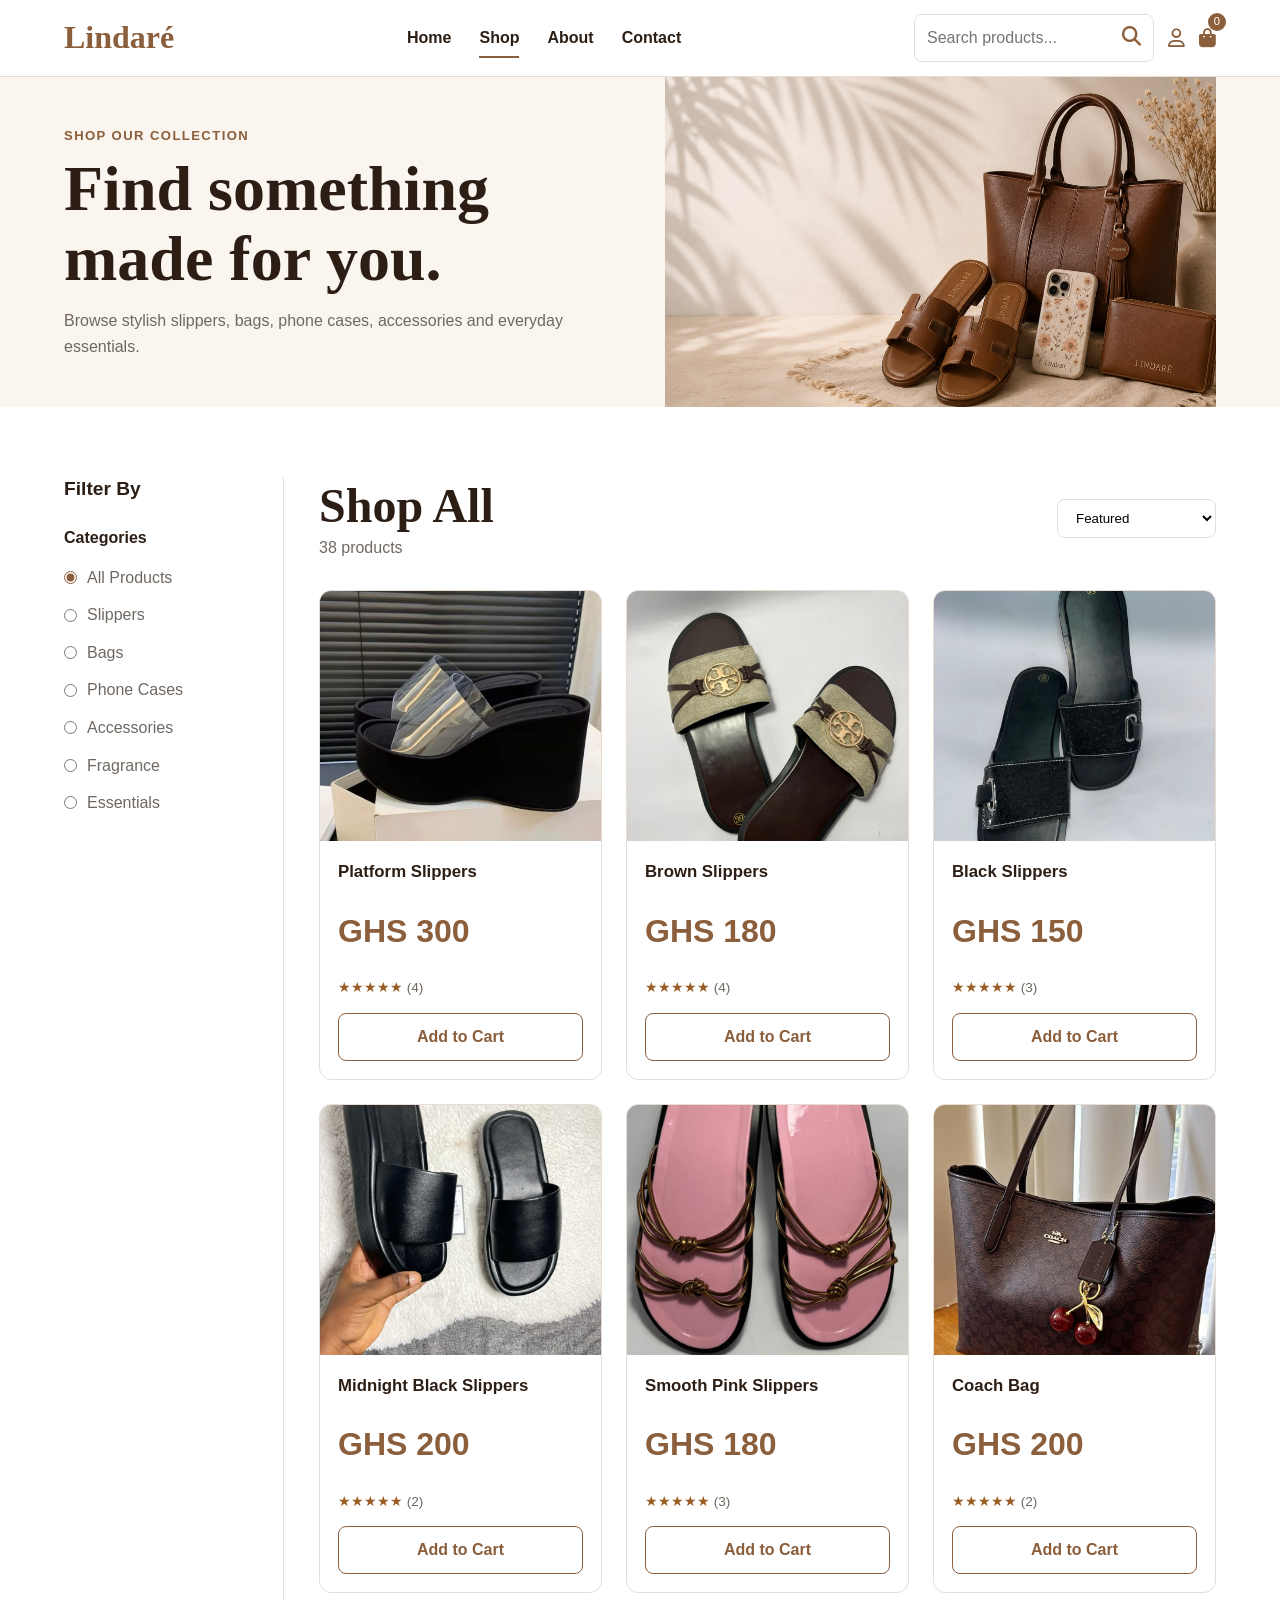
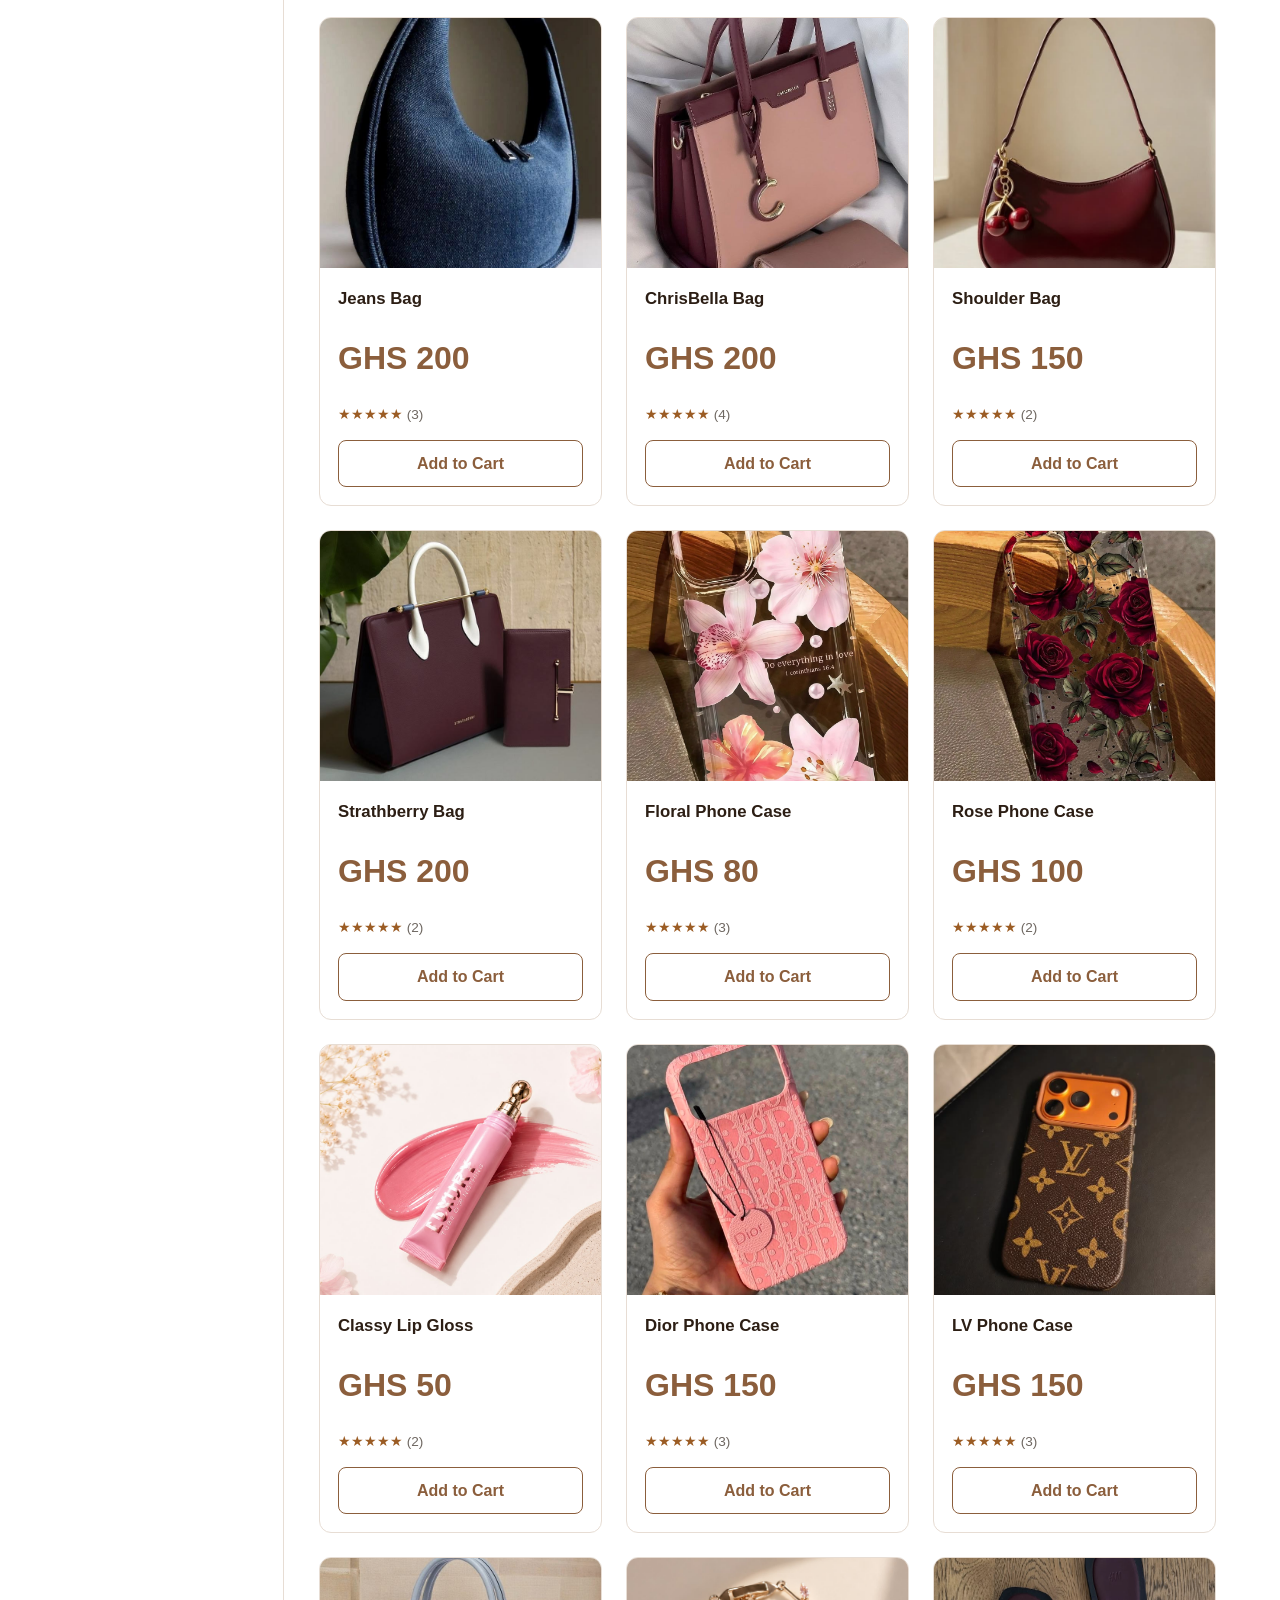
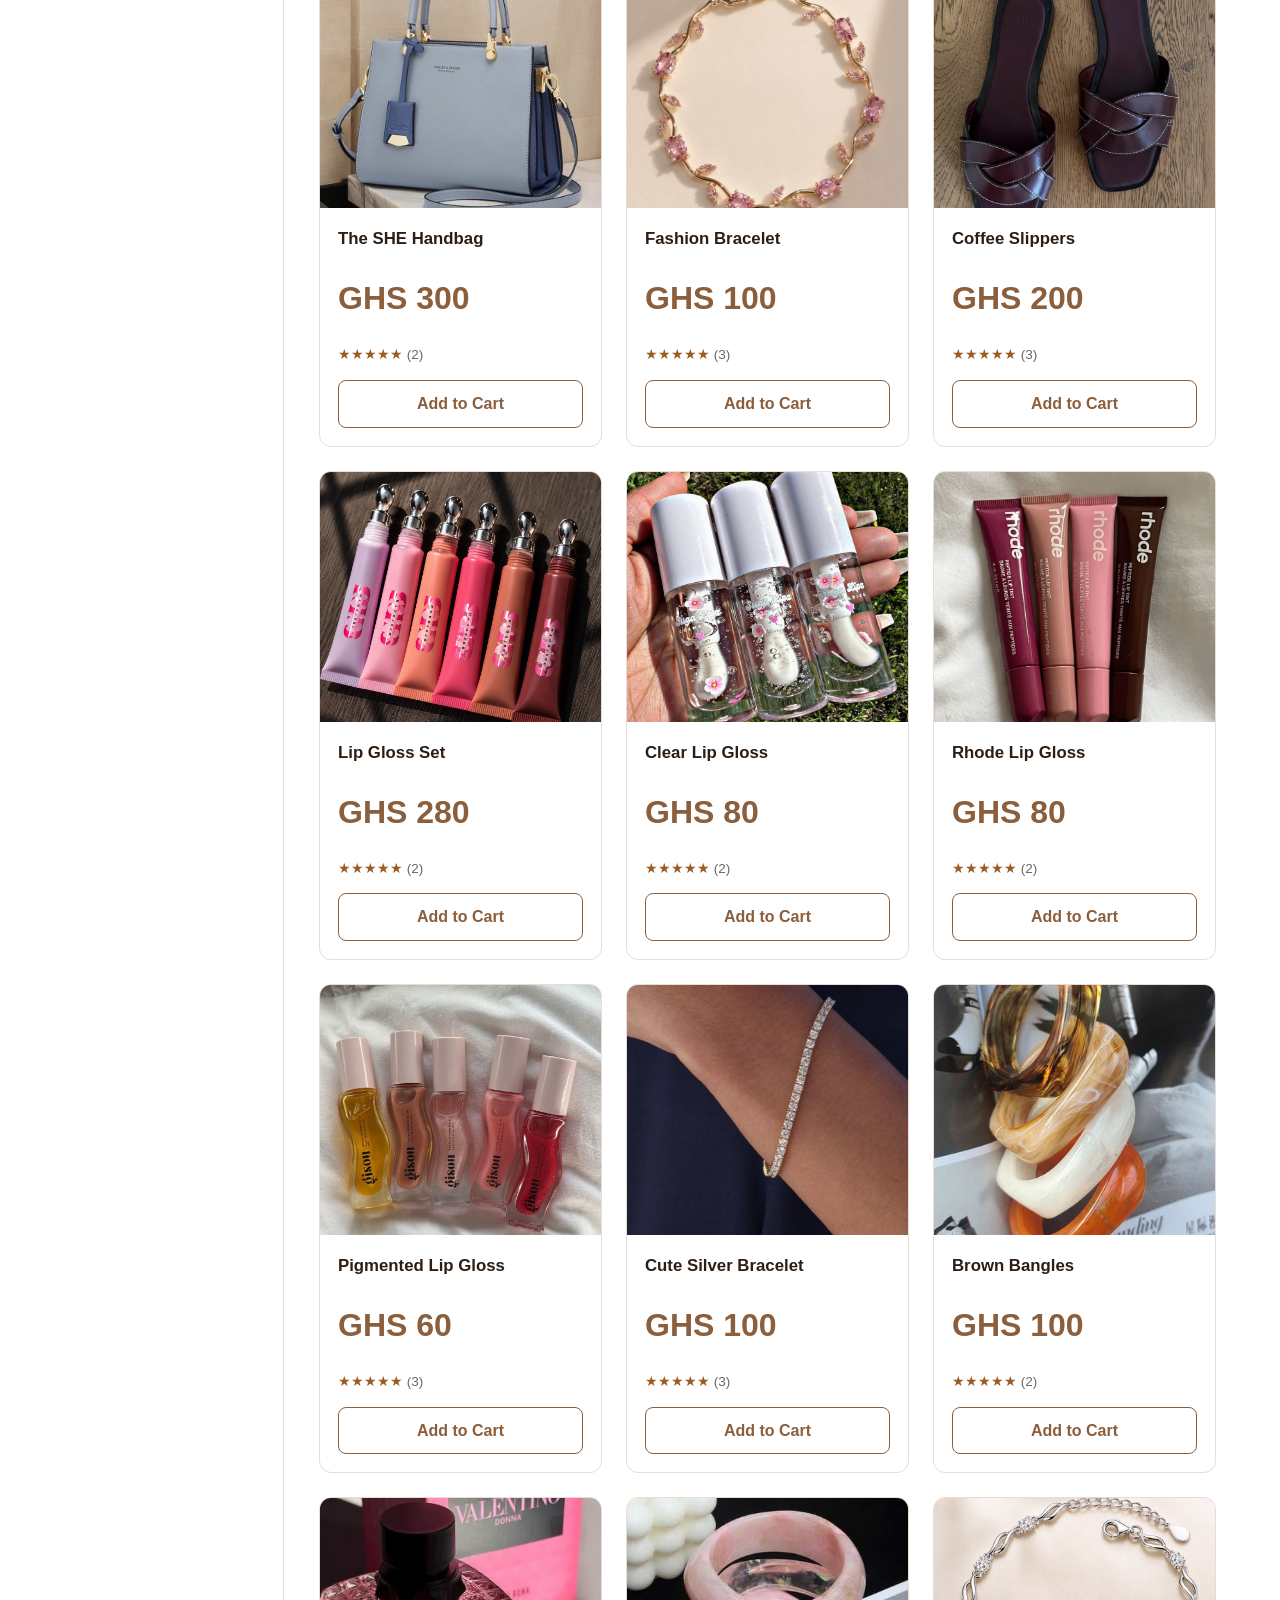
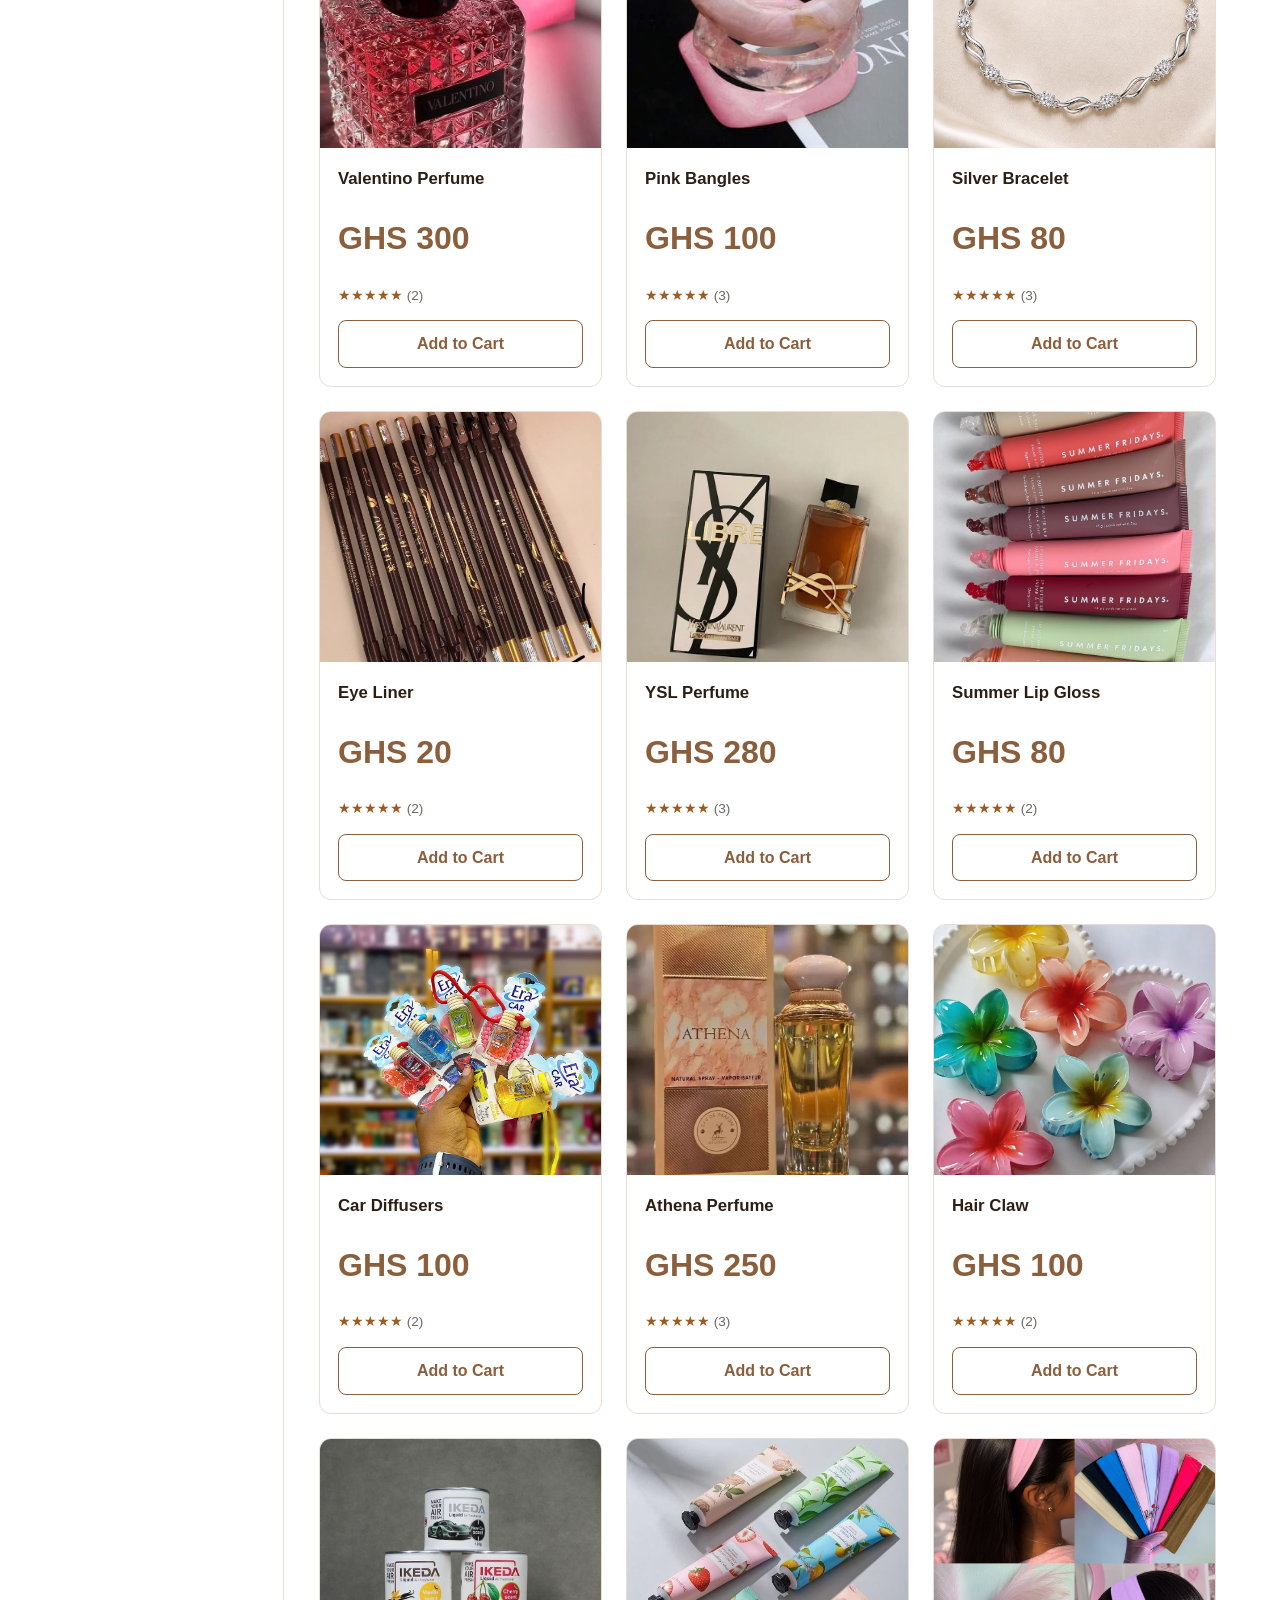
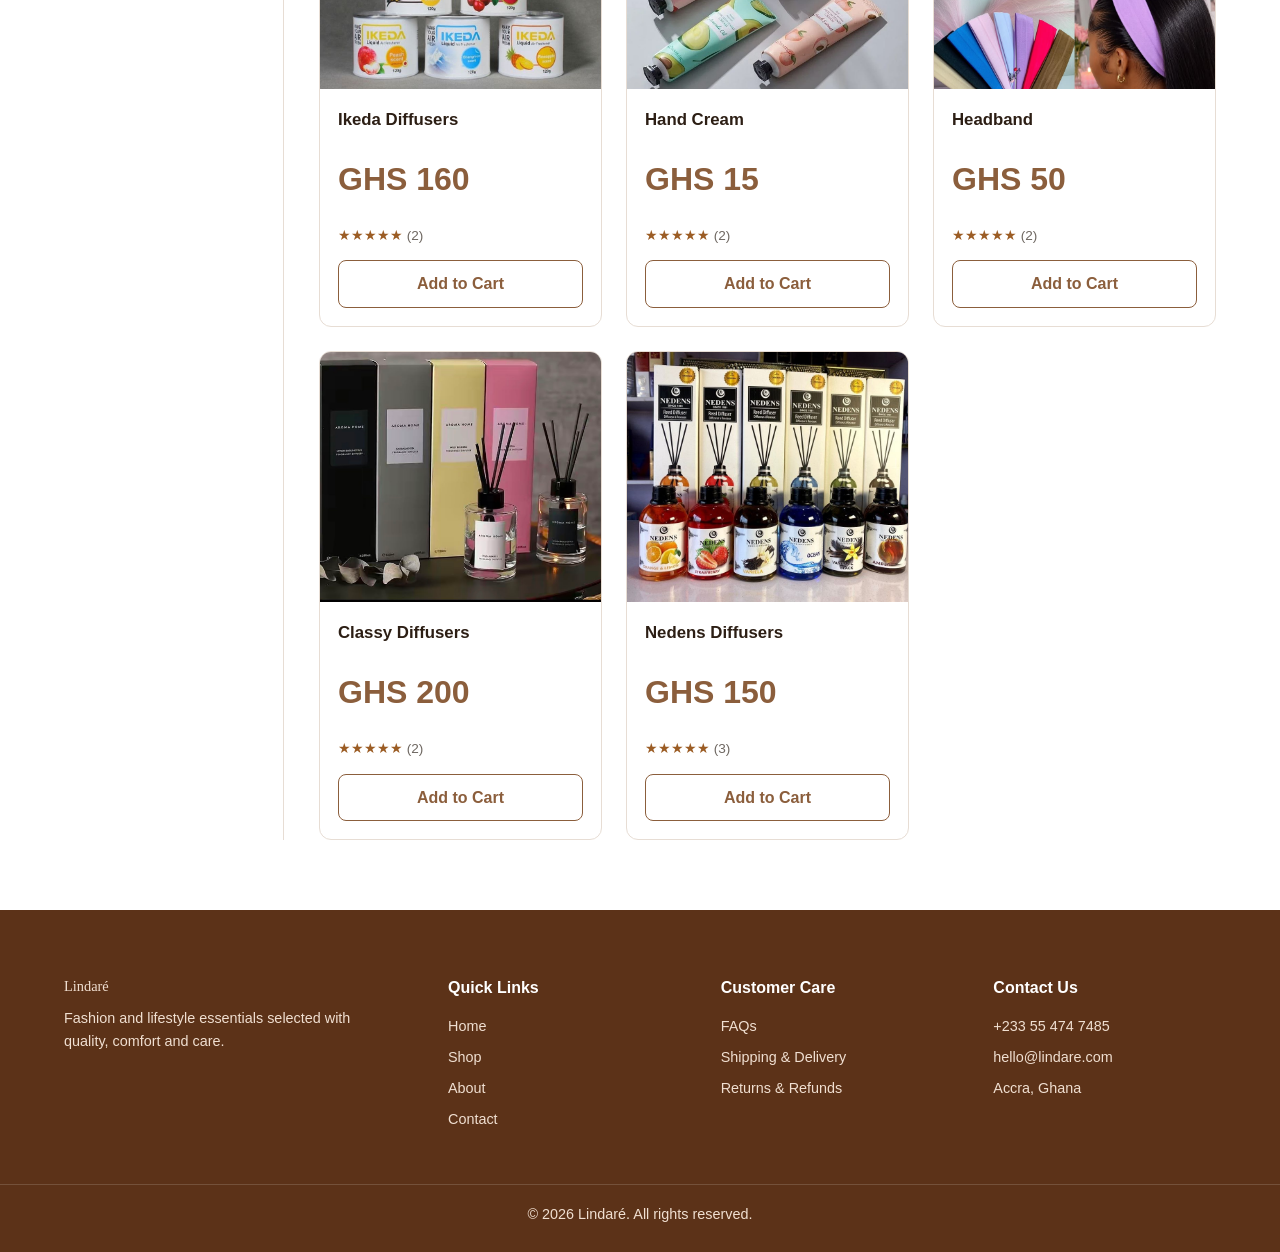
<file: pages/shop.html>
<!DOCTYPE html>
<html lang="en">

<head>
    <meta charset="UTF-8">

    <meta
        name="viewport"
        content="width=device-width, initial-scale=1.0"
    >

    <meta
        name="description"
        content="Shop Lindaré slippers, bags, phone cases and lifestyle essentials."
    >

    <title>Shop | Lindaré</title>

    <link rel="preconnect" href="https://fonts.googleapis.com">
    <link rel="preconnect" href="https://fonts.gstatic.com" crossorigin>

    <link rel="stylesheet"
         href="https://cdnjs.cloudflare.com/ajax/libs/font-awesome/6.5.2/css/all.min.css">

    <link rel="stylesheet" href="../src/style.css">
</head>

<body>

    <header class="header">
        <div class="container nav-container">

            <a href="../index.html" class="logo">Lindaré</a>

            <button
                class="menu-button"
                id="menuButton"
                type="button"
                aria-label="Open navigation menu"
                aria-expanded="false"
            >
                ☰
            </button>

            <nav class="navigation" id="navigation">
                <a href="../index.html">Home</a>
                <a href="./shop.html" class="active">Shop</a>
                <a href="../index.html#about">About</a>
                <a href="./contact.html">Contact</a>
            </nav>

            <div class="nav-actions">

                <form class="search-form" id="shopSearchForm">
                    <input
                        type="search"
                        id="shopSearch"
                        placeholder="Search products..."
                        aria-label="Search products"
                    >

                     <button type="submit" aria-label="Search">
                         <i class="fa-solid fa-magnifying-glass"></i>
                       </button>
        
                </form>

                  <a href="./login.html" class="icon-link" aria-label="Login">
                    <i class="fa-regular fa-user"></i>
                  </a>

               <a href="./cart.html" class="cart-link" aria-label="Shopping cart">
                   <i class="fa-solid fa-bag-shopping"></i>
                   <span class="cart-count" id="cartCount">0</span>
                </a>

            </div>

        </div>
    </header>


    <main>

        <section class="shop-banner">
            <div class="container shop-banner-content">

                <div>
                    <p class="eyebrow">Shop our collection</p>
                    <h1>Find something made for you.</h1>

                    <p>
                        Browse stylish slippers, bags, phone cases,
                        accessories and everyday essentials.
                    </p>
                </div>

                <img
                    src="../images/hero-banner.png"
                    alt="Lindaré leather bag and slippers"
                >

            </div>
        </section>


        <section class="shop-section">
            <div class="container shop-layout">

                <aside class="shop-filter">

                    <div class="shop-filter-heading">
                        <h2>Filter By</h2>

                        <button
                            type="button"
                            class="filter-close"
                            id="filterClose"
                            aria-label="Close filters"
                        >
                            ×
                        </button>
                    </div>

                    <div class="filter-group">
                        <h3>Categories</h3>

                        <label>
                            <input
                                type="radio"
                                name="category"
                                value="all"
                                checked
                            >
                            All Products
                        </label>

                        <label>
                            <input
                                type="radio"
                                name="category"
                                value="slippers"
                            >
                            Slippers
                        </label>

                        <label>
                            <input
                                type="radio"
                                name="category"
                                value="bags"
                            >
                            Bags
                        </label>

                        <label>
                            <input
                                type="radio"
                                name="category"
                                value="cases"
                            >
                            Phone Cases
                        </label>

                        <label>
                            <input
                                type="radio"
                                name="category"
                                value="accessories"
                            >
                            Accessories
                        </label>

                            <label>
                            <input
                                type="radio"
                                name="category"
                                value="fragrance"
                            >
                            Fragrance
                        </label>

                        <label>
                            <input
                                type="radio"
                                name="category"
                                value="essentials"
                            >
                            Essentials
                        </label>
                    </div>

                </aside>


                <div class="shop-products">

                    <div class="shop-toolbar">

                        <div>
                            <h2>Shop All</h2>
                            <p id="productCount">9 products</p>
                        </div>

                        <div class="shop-controls">

                            <button
                                type="button"
                                class="filter-button"
                                id="filterButton"
                            >
                                Filter
                            </button>

                            <select id="sortProducts" aria-label="Sort products">
                                <option value="default">Featured</option>
                                <option value="low">Price: Low to High</option>
                                <option value="high">Price: High to Low</option>
                            </select>

                        </div>

                    </div>


                    <div class="product-grid shop-product-grid" id="shopProductGrid">

                        <article
                            class="product-card shop-product"
                            data-name="Platform Slippers"
                            data-category="slippers"
                            data-price="300"
                        >
                            <a href="./product-details.html">
                                <img
                                    src="../images/black-block.png"
                                    alt="slippers"
                                >
                            </a>

                            <div class="product-info">
                                <h3>
                                    <a href="./product-details.html">
                                        Platform Slippers
                                    </a>
                                </h3>

                                <p class="product-price">GHS 300</p>
                                <p class="rating">★★★★★ <span>(4)</span></p>

                                <button
                                    class="add-cart-button"
                                    type="button"
                                    data-name="Slippers"
                                    data-price="300"
                                    data-image="../images/black-block.png"
                                >
                                    Add to Cart
                                </button>
                            </div>
                        </article>
                          

                         <article
                            class="product-card shop-product"
                            data-name="Brown Slippers"
                            data-category="slippers"
                            data-price="180"
                        >
                            <a href="./product-details.html">
                                <img
                                    src="../images/brown-brown.png"
                                    alt="slippers"
                                >
                            </a>

                            <div class="product-info">
                                <h3>
                                    <a href="./product-details.html">
                                        Brown Slippers
                                    </a>
                                </h3>

                                <p class="product-price">GHS 180</p>
                                <p class="rating">★★★★★ <span>(4)</span></p>

                                <button
                                    class="add-cart-button"
                                    type="button"
                                    data-name="Slippers"
                                    data-price="180"
                                    data-image="../images/brown-brown.png"
                                >
                                    Add to Cart
                                </button>
                            </div>
                        </article>
  
                        <article
                            class="product-card shop-product"
                            data-name="Black Slippers"
                            data-category="slippers"
                            data-price="150"
                        >
                            <a href="./product-details.html">
                                <img
                                    src="../images/shiny-black.png"
                                    alt="slippers"
                                >
                            </a>

                            <div class="product-info">
                                <h3>
                                    <a href="./product-details.html">
                                        Black Slippers
                                    </a>
                                </h3>

                                <p class="product-price">GHS 150</p>
                                <p class="rating">★★★★★ <span>(3)</span></p>

                                <button
                                    class="add-cart-button"
                                    type="button"
                                    data-name="Slippers"
                                    data-price="150"
                                    data-image="../images/shiny-black.png"
                                >
                                    Add to Cart
                                </button>
                            </div>
                        </article>

                            <article
                            class="product-card shop-product"
                            data-name="Platform Slippers"
                            data-category="slippers"
                            data-price="200"
                        >
                            <a href="./product-details.html">
                                <img
                                    src="../images/black-black.png"
                                    alt="slippers"
                                >
                            </a>

                            <div class="product-info">
                                <h3>
                                    <a href="./product-details.html">
                                        Midnight Black Slippers
                                    </a>
                                </h3>

                                <p class="product-price">GHS 200</p>
                                <p class="rating">★★★★★ <span>(2)</span></p>

                                <button
                                    class="add-cart-button"
                                    type="button"
                                    data-name="Slippers"
                                    data-price="200"
                                    data-image="../images/black-black.png"
                                >
                                    Add to Cart
                                </button>
                            </div>
                        </article>

                             <article
                            class="product-card shop-product"
                            data-name="Smooth Slippers"
                            data-category="slippers"
                            data-price="180"
                        >
                            <a href="./product-details.html">
                                <img
                                    src="../images/pink-brown.png"
                                    alt="slippers"
                                >
                            </a>

                            <div class="product-info">
                                <h3>
                                    <a href="./product-details.html">
                                        Smooth Pink Slippers
                                    </a>
                                </h3>

                                <p class="product-price">GHS 180</p>
                                <p class="rating">★★★★★ <span>(3)</span></p>

                                <button
                                    class="add-cart-button"
                                    type="button"
                                    data-name="Slippers"
                                    data-price="180"
                                    data-image="../images/pink-brown.png"
                                >
                                    Add to Cart
                                </button>
                            </div>
                        </article>


                        <article
                            class="product-card shop-product"
                            data-name="Coach Bag"
                            data-category="bags"
                            data-price="200"
                        >
                        <a href="./product-details.html">
                            <img
                                src="../images/coach-bag.png"
                                alt="Coach bag"
                            >
                        </a>
                        
                            <div class="product-info">
                                <h3>
                                    <a href="./product-details.html">
                                         Coach Bag
                                    </a>
                                </h3>
                                <p class="product-price">GHS 200</p>
                                <p class="rating">★★★★★ <span>(2)</span></p>

                                <button
                                    class="add-cart-button"
                                    type="button"
                                    data-name="Coach Bag"
                                    data-price="200"
                                    data-image="../images/coach-bag.png"
                                >
                                    Add to Cart
                                </button>
                            </div>
                        </article>

                           <article
                            class="product-card shop-product"
                            data-name="Jeans Bag"
                            data-category="bags"
                            data-price="200"
                        >
                        <a href="./product-details.html">
                            <img
                                src="../images/jeans-bag.png"
                                alt="Jeans bag"
                            >
                        </a>
                        
                            <div class="product-info">
                                <h3>
                                    <a href="./product-details.html">
                                         Jeans Bag
                                    </a>
                                </h3>
                                <p class="product-price">GHS 200</p>
                                <p class="rating">★★★★★ <span>(3)</span></p>

                                <button
                                    class="add-cart-button"
                                    type="button"
                                    data-name="Jeans Bag"
                                    data-price="200"
                                    data-image="../images/jeans-bag.png"
                                >
                                    Add to Cart
                                </button>
                            </div>
                        </article>

                           <article
                            class="product-card shop-product"
                            data-name="Chrisbella Bag"
                            data-category="bags"
                            data-price="200"
                        >
                        <a href="./product-details.html">
                            <img
                                src="../images/peach-bag.png"
                                alt="Chrisbella bag"
                            >
                        </a>
                        
                            <div class="product-info">
                                <h3>
                                    <a href="./product-details.html">
                                         ChrisBella Bag
                                    </a>
                                </h3>
                                <p class="product-price">GHS 200</p>
                                <p class="rating">★★★★★ <span>(4)</span></p>

                                <button
                                    class="add-cart-button"
                                    type="button"
                                    data-name="Chrisbellah Bag"
                                    data-price="200"
                                    data-image="../images/peach-bag.png"
                                >
                                    Add to Cart
                                </button>
                            </div>
                        </article>
                        
                           <article
                            class="product-card shop-product"
                            data-name="Shoulder Bag"
                            data-category="bags"
                            data-price="150"
                        >
                        <a href="./product-details.html">
                            <img
                                src="../images/cherry-bag.png"
                                alt="Shoulder bag"
                            >
                        </a>
                        
                            <div class="product-info">
                                <h3>
                                    <a href="./product-details.html">
                                         Shoulder Bag
                                    </a>
                                </h3>
                                <p class="product-price">GHS 150</p>
                                <p class="rating">★★★★★ <span>(2)</span></p>

                                <button
                                    class="add-cart-button"
                                    type="button"
                                    data-name="Shoulder Bag"
                                    data-price="150"
                                    data-image="../images/cherry-bag.png"
                                >
                                    Add to Cart
                                </button>
                            </div>
                        </article>
 
                           <article
                            class="product-card shop-product"
                            data-name="Strathberry Bag"
                            data-category="bags"
                            data-price="200"
                        >
                        <a href="./product-details.html">
                            <img
                                src="../images/red-white-bag.png"
                                alt="Strathberry bag"
                            >
                        </a>
                        
                            <div class="product-info">
                                <h3>
                                    <a href="./product-details.html">
                                         Strathberry Bag
                                    </a>
                                </h3>
                                <p class="product-price">GHS 200</p>
                                <p class="rating">★★★★★ <span>(2)</span></p>

                                <button
                                    class="add-cart-button"
                                    type="button"
                                    data-name="Strathberry Bag"
                                    data-price="200"
                                    data-image="../images/red-white-bag.png"
                                >
                                    Add to Cart
                                </button>
                            </div>
                        </article>

                        <article
                            class="product-card shop-product"
                            data-name="Floral Phone Case"
                            data-category="cases"
                            data-price="80"
                        >
                        <a href="./product-details.html">
                            <img
                                src="../images/clear-case.png"
                                alt="Floral phone case"
                            >
                        </a>

                        <div class="product-info">
                            <h3>
                                <a href="./product-details.html">
                                    Floral Phone Case
                                </a>
                            </h3>
                            <p class="product-price">GHS 80</p>
                            <p class="rating">★★★★★ <span>(3)</span></p>

                                <button
                                    class="add-cart-button"
                                    type="button"
                                    data-name="Floral Phone Case"
                                    data-category="cases"
                                    data-price="80"
                                    data-image="../images/clear-case.png"
                                >
                                    Add to Cart
                                </button>
                            </div>
                        </article>

                         <article
                            class="product-card shop-product"
                            data-name="Rose Phone Case"
                            data-category="cases"
                            data-price="100"
                        >
                        <a href="./product-details.html">
                            <img
                                src="../images/rose-case.png"
                                alt="Rose phone case"
                            >
                        </a>

                        <div class="product-info">
                            <h3>
                                <a href="./product-details.html">
                                    Rose Phone Case
                                </a>
                            </h3>
                            <p class="product-price">GHS 100</p>
                            <p class="rating">★★★★★ <span>(2)</span></p>

                                <button
                                    class="add-cart-button"
                                    type="button"
                                    data-name="Rose Phone Case"
                                    data-category="cases"
                                    data-price="100"
                                    data-image="../images/rose-case.png"
                                >
                                    Add to Cart
                                </button>
                            </div>
                        </article>


                        <article
                            class="product-card shop-product"
                            data-name="Lip Gloss"
                            data-category="essentials"
                            data-price="50"
                        >
                        <a href="./product-details.html">
                            <img
                                src="../images/lip-gloss2.png"
                                alt="Essentials"
                            >
                        </a>

                            <div class="product-info">
                                <h3>
                                    <a href="./product-details.html">
                                        Classy Lip Gloss
                                    </a>
                                </h3>
                                <p class="product-price">GHS 50</p>
                                <p class="rating">★★★★★ <span>(2)</span></p>

                                <button
                                    class="add-cart-button"
                                    type="button"
                                    data-name="Classy Lip Gloss"
                                    data-price="50"
                                    data-image="../images/lip-gloss2.png"
                                >
                                    Add to Cart
                                </button>
                            </div>
                        </article>

                     <article
                            class="product-card shop-product"
                            data-name="Dior Phone Case"
                            data-category="cases"
                            data-price="150"
                        >
                        <a href="./product-details.html">
                            <img
                                src="../images/dior-case.png"
                                alt="Dior phone case"
                            >
                        </a>

                        <div class="product-info">
                            <h3>
                                <a href="./product-details.html">
                                    Dior Phone Case
                                </a>
                            </h3>
                            <p class="product-price">GHS 150</p>
                            <p class="rating">★★★★★ <span>(3)</span></p>

                                <button
                                    class="add-cart-button"
                                    type="button"
                                    data-name="Dior Phone Case"
                                    data-category="cases"
                                    data-price="150"
                                    data-image="../images/dior-case.png"
                                >
                                    Add to Cart
                                </button>
                            </div>
                        </article>

                            <article
                            class="product-card shop-product"
                            data-name="LV Phone Case"
                            data-category="cases"
                            data-price="150"
                        >
                        <a href="./product-details.html">
                            <img
                                src="../images/lv-case.png"
                                alt="LV phone case"
                            >
                        </a>

                        <div class="product-info">
                            <h3>
                                <a href="./product-details.html">
                                    LV Phone Case
                                </a>
                            </h3>
                            <p class="product-price">GHS 150</p>
                            <p class="rating">★★★★★ <span>(3)</span></p>

                                <button
                                    class="add-cart-button"
                                    type="button"
                                    data-name="LV Phone Case"
                                    data-category="cases"
                                    data-price="150"
                                    data-image="../images/lv-case.png"
                                >
                                    Add to Cart
                                </button>
                            </div>
                        </article>

                        <article
                            class="product-card shop-product"
                            data-name="Blue Handbag"
                            data-category="bags"
                            data-price="300"
                        >
                        <a href="./product-details.html">
                            <img
                                src="../images/blue-bag.png"
                                alt="Blue handbag"
                            >
                        </a>
                            <div class="product-info">
                                <h3>
                                    <a href="./product-details.html">
                                        The SHE Handbag
                                    </a>
                                </h3>
                                <p class="product-price">GHS 300</p>
                                <p class="rating">★★★★★ <span>(2)</span></p>

                                <button
                                    class="add-cart-button"
                                    type="button"
                                    data-name="blue Handbag"
                                    data-price="300"
                                    data-image="../images/blue-bag.png"
                                >
                                    Add to Cart
                                </button>
                            </div>
                        </article>


                        <article
                            class="product-card shop-product"
                            data-name="Fashion Bracelet"
                            data-category="accessories"
                            data-price="100"
                        >
                        <a href="./product-details.html">
                            <img
                                src="../images/bracelet6.png"
                                alt="Fashion bracelet"
                            >
                        </a>

                            <div class="product-info">
                                <h3>
                                    <a href="./product-details.html">
                                        Fashion Bracelet
                                    </a>
                                </h3>
                                <p class="product-price">GHS 100</p>
                                <p class="rating">★★★★★ <span>(3)</span></p>

                                <button
                                    class="add-cart-button"
                                    type="button"
                                    data-name="Fashion Bracelet"
                                    data-price="100"
                                    data-image="../images/bracelet6.png"
                                >
                                    Add to Cart
                                </button>
                            </div>
                        </article>


                        <article
                            class="product-card shop-product"
                            data-name="Classic Sandals"
                            data-category="slippers"
                            data-price="170"
                        >
                        <a href="./product-details.html">
                            <img
                                src="../images/coffee-slippers.png"
                                alt="Coffee slippers"
                            >
                        </a>

                        <div class="product-info">
                            <h3>
                                <a href="./product-details.html">
                                    Coffee Slippers
                                </a>
                            </h3>
                            <p class="product-price">GHS 200</p>
                            <p class="rating">★★★★★ <span>(3)</span></p>

                                <button
                                    class="add-cart-button"
                                    type="button"
                                    data-name="Coffee Slippers"
                                    data-price="200"
                                    data-image="../images/coffee-slippers.png"
                                >
                                    Add to Cart
                                </button>
                            </div>
                        </article>


                        <article
                            class="product-card shop-product"
                            data-name="Lip Gloss Set"
                            data-category="essentials"
                            data-price="120"
                        >
                        <a href="./product-details.html">
                            <img
                                src="../images/lipgloss.png"
                                alt="Lip gloss set"
                            >
                        </a>

                        <div class="product-info">
                            <h3>
                                <a href="./product-details.html">
                                    Lip Gloss Set
                                </a>
                            </h3>
                            <p class="product-price">GHS 280</p>
                            <p class="rating">★★★★★ <span>(2)</span></p>

                                <button
                                    class="add-cart-button"
                                    type="button"
                                    data-name="Lip Gloss Set"
                                    data-price="280"
                                    data-image="../images/lipgloss.png"
                                >
                                    Add to Cart
                                </button>
                            </div>
                        </article>


                    <article
                            class="product-card shop-product"
                            data-name="Lip Gloss"
                            data-category="essentials"
                            data-price="80"
                        >
                        <a href="./product-details.html">
                            <img
                                src="../images/clear-lipgloss.png"
                                alt="Lip gloss"
                            >
                        </a>

                        <div class="product-info">
                            <h3>
                                <a href="./product-details.html">
                                    Clear Lip Gloss
                                </a>
                            </h3>
                            <p class="product-price">GHS 80</p>
                            <p class="rating">★★★★★ <span>(2)</span></p>

                                <button
                                    class="add-cart-button"
                                    type="button"
                                    data-name="Clear Lip Gloss"
                                    data-price="80"
                                    data-image="../images/clear-lipgloss.png"
                                >
                                    Add to Cart
                                </button>
                            </div>
                        </article>

                        <article
                            class="product-card shop-product"
                            data-name="Lip Gloss"
                            data-category="essentials"
                            data-price="80"
                        >
                        <a href="./product-details.html">
                            <img
                                src="../images/rhode-gloss.png"
                                alt="Rhode lip gloss"
                            >
                        </a>

                        <div class="product-info">
                            <h3>
                                <a href="./product-details.html">
                                    Rhode Lip Gloss
                                </a>
                            </h3>
                            <p class="product-price">GHS 80</p>
                            <p class="rating">★★★★★ <span>(2)</span></p>

                                <button
                                    class="add-cart-button"
                                    type="button"
                                    data-name="Rhode lip gloss"
                                    data-price="80"
                                    data-image="../images/rhode-gloss.png"
                                >
                                    Add to Cart
                                </button>
                            </div>
                        </article>

                        <article
                            class="product-card shop-product"
                            data-name="Pink Lip Gloss"
                            data-category="essentials"
                            data-price="120"
                        >
                        <a href="./product-details.html">
                            <img
                                src="../images/pink-gloss.png"
                                alt="Pink lip gloss"
                            >
                        </a>

                        <div class="product-info">
                            <h3>
                                <a href="./product-details.html">
                                    Pigmented Lip Gloss
                                </a>
                            </h3>
                            <p class="product-price">GHS 60</p>
                            <p class="rating">★★★★★ <span>(3)</span></p>

                                <button
                                    class="add-cart-button"
                                    type="button"
                                    data-name="Pink Gloss"
                                    data-price="60"
                                    data-image="../images/pink-gloss.png"
                                >
                                    Add to Cart
                                </button>
                            </div>
                        </article>

                         <article
                            class="product-card shop-product"
                            data-name="Cute Bracelet"
                            data-category="accessories"
                            data-price="100"
                        >
                        <a href="./product-details.html">
                            <img
                                src="../images/bracelet4.png"
                                alt="Cute bracelet"
                            >
                        </a>

                        <div class="product-info">
                            <h3>
                                <a href="./product-details.html">
                                    Cute Silver Bracelet
                                </a>
                            </h3>
                            <p class="product-price">GHS 100</p>
                            <p class="rating">★★★★★ <span>(3)</span></p>

                                <button
                                    class="add-cart-button"
                                    type="button"
                                    data-name="Cute Brcelet"
                                    data-price="100"
                                    data-image="../images/bracelet4.png"
                                >
                                    Add to Cart
                                </button>
                            </div>
                        </article>

                       <article
                            class="product-card shop-product"
                            data-name="Brown Bangles"
                            data-category="accessories"
                            data-price="100"
                        >
                        <a href="./product-details.html">
                            <img
                                src="../images/brown-bangles.png"
                                alt="Brown bangles"
                            >
                        </a>

                        <div class="product-info">
                            <h3>
                                <a href="./product-details.html">
                                    Brown Bangles
                                </a>
                            </h3>
                            <p class="product-price">GHS 100</p>
                            <p class="rating">★★★★★ <span>(2)</span></p>

                                <button
                                    class="add-cart-button"
                                    type="button"
                                    data-name="Brown Bangles"
                                    data-price="100"
                                    data-image="../images/brown-bangles.png"
                                >
                                    Add to Cart
                                </button>
                            </div>

                        </article>

                        <article
                            class="product-card shop-product"
                            data-name="Valentino Perfume"
                            data-category="fragrance"
                            data-price="300"
                        >
                            <a href="./product-details.html">
                                <img
                                    src="../images/valentino-perfume.png"
                                    alt="Valentino perfume"
                                >
                            </a>

                            <div class="product-info">
                                <h3>
                                    <a href="./product-details.html">
                                        Valentino Perfume
                                    </a>
                                </h3>
                                <p class="product-price">GHS 300</p>
                                <p class="rating">★★★★★ <span>(2)</span></p>

                                <button
                                    class="add-cart-button"
                                    type="button"
                                    data-name="Valentino perfume"
                                    data-price="300"
                                    data-image="../images/valentino-perfume.png"
                                >
                                    Add to Cart
                                </button>
                            </div>
                        </article>

                        <article
                            class="product-card shop-product"
                            data-name="Pink Bangles"
                            data-category="accessories"
                            data-price="100"
                        >
                        <a href="./product-details.html">
                            <img
                                src="../images/pink-bangles.png"
                                alt="Pink bangles"
                            >
                        </a>

                        <div class="product-info">
                            <h3>
                                <a href="./product-details.html">
                                    Pink Bangles
                                </a>
                            </h3>
                            <p class="product-price">GHS 100</p>
                            <p class="rating">★★★★★ <span>(3)</span></p>

                                <button
                                    class="add-cart-button"
                                    type="button"
                                    data-name="Pink Bangls"
                                    data-price="100"
                                    data-image="../images/pink-bangles.png"
                                >
                                    Add to Cart
                                </button>
                            </div>
                        </article>

                        <article
                            class="product-card shop-product"
                            data-name="Silver Bracelet"
                            data-category="accessories"
                            data-price="80"
                        >
                        <a href="./product-details.html">
                            <img
                                src="../images/bracelet.png"
                                alt="Silver bracelet"
                            >
                        </a>

                        <div class="product-info">
                            <h3>
                                <a href="./product-details.html">
                                    Silver Bracelet
                                </a>
                            </h3>
                            <p class="product-price">GHS 80</p>
                            <p class="rating">★★★★★ <span>(3)</span></p>

                                <button
                                    class="add-cart-button"
                                    type="button"
                                    data-name="Silver Bracelet"
                                    data-price="80"
                                    data-image="../images/bracelet.png"
                                >
                                    Add to Cart
                                </button>
                            </div>
                        </article>

                       <article
                            class="product-card shop-product"
                            data-name="Eye Liner"
                            data-category="essentials"
                            data-price="20"
                        >
                        <a href="./product-details.html">
                            <img
                                src="../images/eye-liner.png"
                                alt="Eye liner"
                            >
                        </a>

                        <div class="product-info">
                            <h3>
                                <a href="./product-details.html">
                                    Eye Liner
                                </a>
                            </h3>
                            <p class="product-price">GHS 20</p>
                            <p class="rating">★★★★★ <span>(2)</span></p>

                                <button
                                    class="add-cart-button"
                                    type="button"
                                    data-name="Eye Liner"
                                    data-price="20"
                                    data-image="../images/eye-liner.png"
                                >
                                    Add to Cart
                                </button>
                            </div>
                        </article>
                        
                         <article
                            class="product-card shop-product"
                            data-name="YSL Perfume"
                            data-category="fragrance"
                            data-price="280"
                        >
                            <a href="./product-details.html">
                                <img
                                    src="../images/ysl-perfume.png"
                                    alt="YSL perfume"
                                >
                            </a>

                            <div class="product-info">
                                <h3>
                                    <a href="./product-details.html">
                                        YSL Perfume
                                    </a>
                                </h3>
                                <p class="product-price">GHS 280</p>
                                <p class="rating">★★★★★ <span>(3)</span></p>

                                <button
                                    class="add-cart-button"
                                    type="button"
                                    data-name="YSL perfume"
                                    data-price="280"
                                    data-image="../images/ysl-perfume.png"
                                >
                                    Add to Cart
                                </button>
                            </div>
                        </article>

                        <article
                            class="product-card shop-product"
                            data-name="Summer Lip Gloss"
                            data-category="essentials"
                            data-price="80"
                        >
                        <a href="./product-details.html">
                            <img
                                src="../images/stylish-gloss.png"
                                alt="Summer lip gloss"
                            >
                        </a>

                        <div class="product-info">
                            <h3>
                                <a href="./product-details.html">
                                    Summer Lip Gloss
                                </a>
                            </h3>
                            <p class="product-price">GHS 80</p>
                            <p class="rating">★★★★★ <span>(2)</span></p>

                                <button
                                    class="add-cart-button"
                                    type="button"
                                    data-name="Summer Gloss"
                                    data-price="80"
                                    data-image="../images/stylish-gloss.png"
                                >
                                    Add to Cart
                                </button>
                            </div>
                        </article>

                        <article
                            class="product-card shop-product"
                            data-name="Car Diffuser"
                            data-category="fragrance"
                            data-price="100"
                        >
                            <a href="./product-details.html">
                                <img
                                    src="../images/car-diffuser.png"
                                    alt="Car diffuser"
                                >
                            </a>

                            <div class="product-info">
                                <h3>
                                    <a href="./product-details.html">
                                        Car Diffusers
                                    </a>
                                </h3>
                                <p class="product-price">GHS 100</p>
                                <p class="rating">★★★★★ <span>(2)</span></p>

                                <button
                                    class="add-cart-button"
                                    type="button"
                                    data-name="Car diffuser"
                                    data-price="100"
                                    data-image="../images/car-diffuser.png"
                                >
                                    Add to Cart
                                </button>
                            </div>
                        </article>


                        <article
                            class="product-card shop-product"
                            data-name="Athena Perfume"
                            data-category="fragrance"
                            data-price="250"
                        >
                            <a href="./product-details.html">
                                <img
                                    src="../images/athena-perfume.png"
                                    alt="Athena perfume"
                                >
                            </a>

                            <div class="product-info">
                                <h3>
                                    <a href="./product-details.html">
                                        Athena Perfume
                                    </a>
                                </h3>
                                <p class="product-price">GHS 250</p>
                                <p class="rating">★★★★★ <span>(3)</span></p>

                                <button
                                    class="add-cart-button"
                                    type="button"
                                    data-name="Athena perfume"
                                    data-price="250"
                                    data-image="../images/athena-perfume.png"
                                >
                                    Add to Cart
                                </button>
                            </div>
                        </article>

                          <article
                            class="product-card shop-product"
                            data-name="Hair Claw"
                            data-category="accessories"
                            data-price="100"
                        >
                            <a href="./product-details.html">
                                <img
                                    src="../images/hair-claw.png"
                                    alt="Hair claw"
                                >
                            </a>

                            <div class="product-info">
                                <h3>
                                    <a href="./product-details.html">
                                        Hair Claw
                                    </a>
                                </h3>
                                <p class="product-price">GHS 100</p>
                                <p class="rating">★★★★★ <span>(2)</span></p>

                                <button
                                    class="add-cart-button"
                                    type="button"
                                    data-name="Hair Claw"
                                    data-price="100"
                                    data-image="../images/hair-claw.png"
                                >
                                    Add to Cart
                                </button>
                            </div>
                        </article>

                        <article
                            class="product-card shop-product"
                            data-name="Ikeda Diffuser"
                            data-category="fragrance"
                            data-price="160"
                        >
                            <a href="./product-details.html">
                                <img
                                    src="../images/ikeda-diffuser.png"
                                    alt="Ikeda diffuser"
                                >
                            </a>

                            <div class="product-info">
                                <h3>
                                    <a href="./product-details.html">
                                        Ikeda Diffusers
                                    </a>
                                </h3>
                                <p class="product-price">GHS 160</p>
                                <p class="rating">★★★★★ <span>(2)</span></p>

                                <button
                                    class="add-cart-button"
                                    type="button"
                                    data-name="Ikeda diffuser"
                                    data-price="160"
                                    data-image="../images/ikeda-diffuser.png"
                                >
                                    Add to Cart
                                </button>
                            </div>
                        </article>

                          <article
                            class="product-card shop-product"
                            data-name="Hand Cream"
                            data-category="essentials"
                            data-price="15"
                        >
                            <a href="./product-details.html">
                                <img
                                    src="../images/handcream2.png"
                                    alt="Hand cream"
                                >
                            </a>

                            <div class="product-info">
                                <h3>
                                    <a href="./product-details.html">
                                        Hand Cream
                                    </a>
                                </h3>
                                <p class="product-price">GHS 15</p>
                                <p class="rating">★★★★★ <span>(2)</span></p>

                                <button
                                    class="add-cart-button"
                                    type="button"
                                    data-name="Hand cream"
                                    data-price="15"
                                    data-image="../images/handcream2.png"
                                >
                                    Add to Cart
                                </button>
                            </div>
                        </article>

                        <article
                            class="product-card shop-product"
                            data-name="Headband"
                            data-category="essentials"
                            data-price="50"
                        >
                            <a href="./product-details.html">
                                <img
                                    src="../images/headband.png"
                                    alt="Headband"
                                >
                            </a>

                            <div class="product-info">
                                <h3>
                                    <a href="./product-details.html">
                                         Headband
                                    </a>
                                </h3>
                                <p class="product-price">GHS 50</p>
                                <p class="rating">★★★★★ <span>(2)</span></p>

                                <button
                                    class="add-cart-button"
                                    type="button"
                                    data-name="Headband"
                                    data-price="50"
                                    data-image="../images/headband.png"
                                >
                                    Add to Cart
                                </button>
                            </div>
                        </article>

                         <article
                            class="product-card shop-product"
                            data-name="Diffuser"
                            data-category="fragrance"
                            data-price="150"
                        >
                            <a href="./product-details.html">
                                <img
                                    src="../images/diffuser-image.png"
                                    alt="Unique diffuser"
                                >
                            </a>

                            <div class="product-info">
                                <h3>
                                    <a href="./product-details.html">
                                        Classy Diffusers
                                    </a>
                                </h3>
                                <p class="product-price">GHS 200</p>
                                <p class="rating">★★★★★ <span>(2)</span></p>

                                <button
                                    class="add-cart-button"
                                    type="button"
                                    data-name="Classy diffuser"
                                    data-price="200"
                                    data-image="../images/diffuser-image.png"
                                >
                                    Add to Cart
                                </button>
                            </div>
                        </article>


                          <article
                            class="product-card shop-product"
                            data-name="Diffuser"
                            data-category="fragrance"
                            data-price="150"
                        >
                            <a href="./product-details.html">
                                <img
                                    src="../images/nedens-diffuser.png"
                                    alt="Nedens diffuser"
                                >
                            </a>

                            <div class="product-info">
                                <h3>
                                    <a href="./product-details.html">
                                        Nedens Diffusers
                                    </a>
                                </h3>
                                <p class="product-price">GHS 150</p>
                                <p class="rating">★★★★★ <span>(3)</span></p>

                                <button
                                    class="add-cart-button"
                                    type="button"
                                    data-name="Nedens diffuser"
                                    data-price="150"
                                    data-image="../images/nedens-diffuser.png"
                                >
                                    Add to Cart
                                </button>
                            </div>
                        </article>
                    </div>


                    <p class="no-products" id="noProducts">
                        No products found.
                    </p>

                </div>

            </div>
        </section>

    </main>


    <footer class="footer">
        <div class="container footer-grid">

            <div>
                <a href="../index.html" class="footer-logo">Lindaré</a>

                <p>
                    Fashion and lifestyle essentials selected with
                    quality, comfort and care.
                </p>
            </div>

            <div>
                <h3>Quick Links</h3>
                <a href="../index.html">Home</a>
                <a href="./shop.html">Shop</a>
                <a href="../index.html#about">About</a>
                <a href="./contact.html">Contact</a>
            </div>

            <div>
                <h3>Customer Care</h3>
                <a href="#">FAQs</a>
                <a href="#">Shipping & Delivery</a>
                <a href="#">Returns & Refunds</a>
            </div>

            <div>
                <h3>Contact Us</h3>
                <p>+233 55 474 7485</p>
                <p>hello@lindare.com</p>
                <p>Accra, Ghana</p>
            </div>

        </div>

        <div class="footer-bottom">
            <p>&copy; 2026 Lindaré. All rights reserved.</p>
        </div>
    </footer>


    <div
        class="notification"
        id="notification"
        aria-live="polite"
    ></div>

    <script src="../src/script.js"></script>
</body>
</html>
</file>
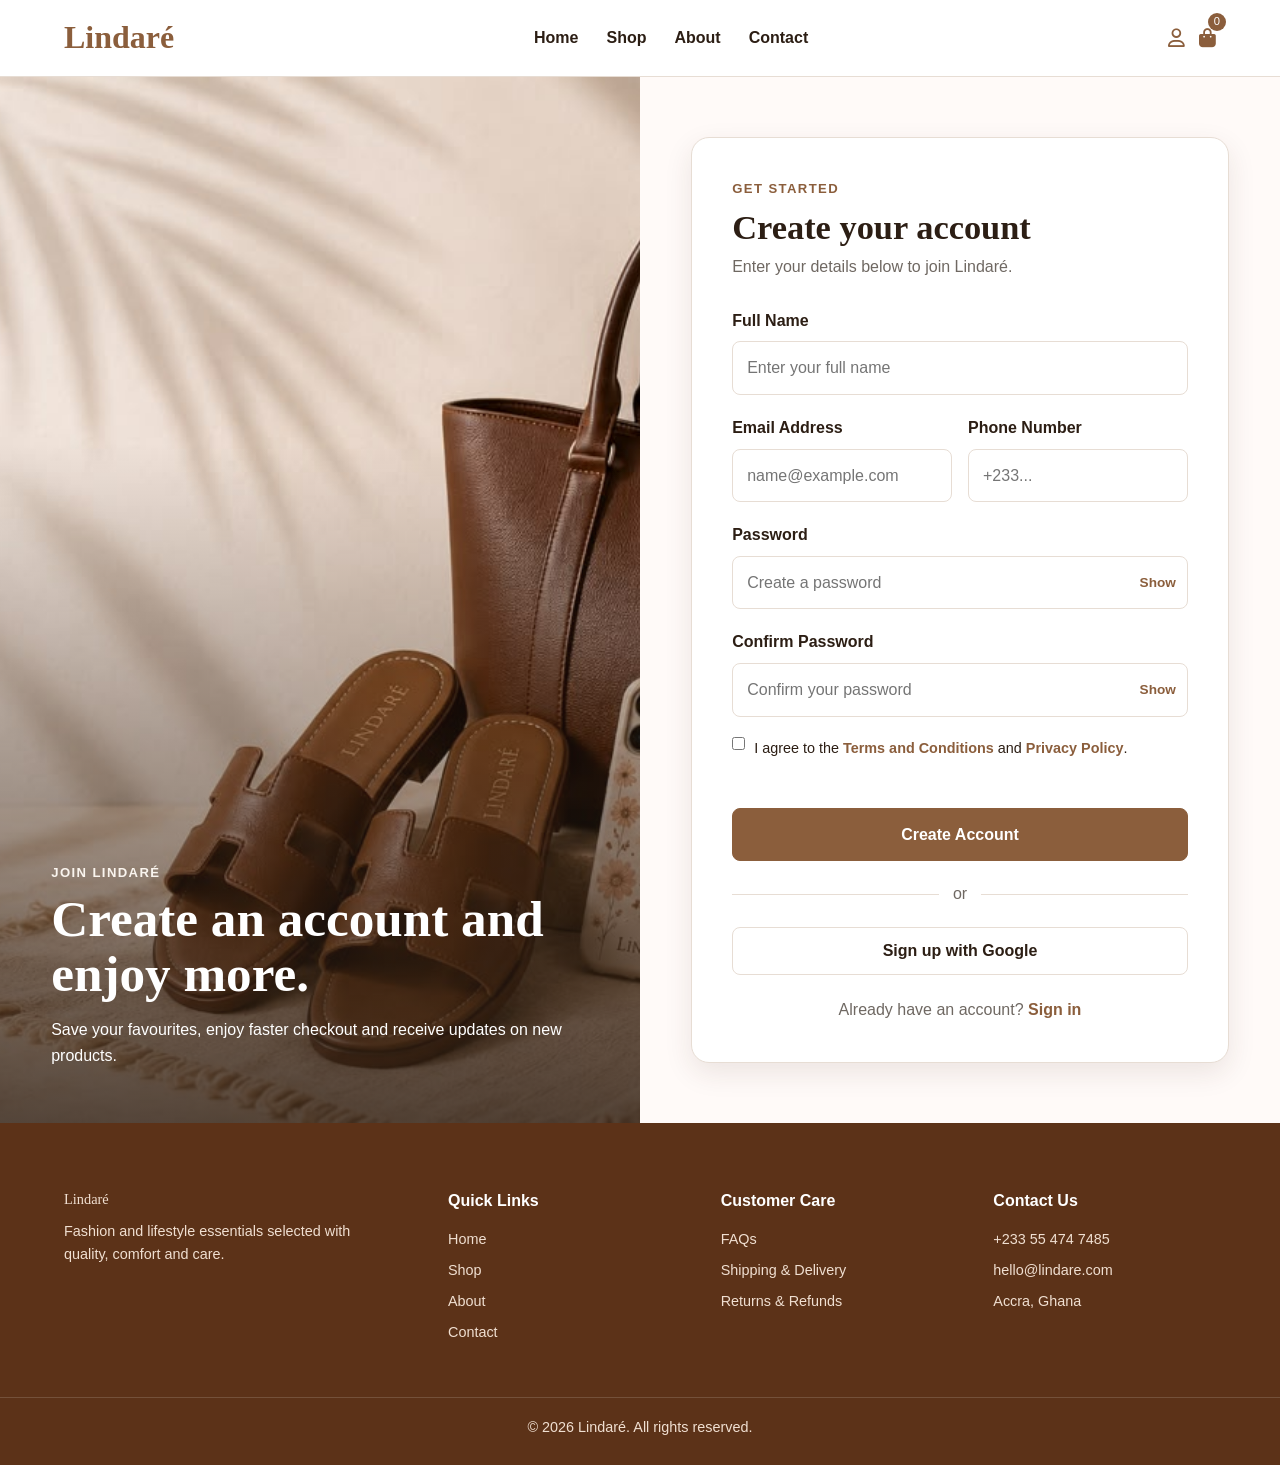
<file: pages/signup.html>
<!DOCTYPE html>
<html lang="en">
<head>
    <meta charset="UTF-8">

    <meta
        name="viewport"
        content="width=device-width, initial-scale=1.0"
    >

    <meta
        name="description"
        content="Create your Lindaré shopping account."
    >

    <title>Sign Up | Lindaré</title>

    <link rel="preconnect" href="https://fonts.googleapis.com">
    <link rel="preconnect" href="https://fonts.gstatic.com" crossorigin>

    <link rel="stylesheet"
         href="https://cdnjs.cloudflare.com/ajax/libs/font-awesome/6.5.2/css/all.min.css">

    <link rel="stylesheet" href="../src/style.css">
</head>

<body>

    <header class="header">
        <div class="container nav-container">

            <a href="../index.html" class="logo">Lindaré</a>

            <button
                class="menu-button"
                id="menuButton"
                type="button"
                aria-label="Open navigation menu"
                aria-expanded="false"
            >
                ☰
            </button>

            <nav class="navigation" id="navigation">
                <a href="../index.html">Home</a>
                <a href="./shop.html">Shop</a>
                <a href="../index.html#about">About</a>
                <a href="./contact.html">Contact</a>
            </nav>

            <div class="nav-actions">
               <a href="./login.html" class="icon-link" aria-label="Login">
                    <i class="fa-regular fa-user"></i>
                  </a>

               <a href="./cart.html" class="cart-link" aria-label="Shopping cart">
                   <i class="fa-solid fa-bag-shopping"></i>
                   <span class="cart-count" id="cartCount">0</span>
                </a>
            </div>

        </div>
    </header>


    <main class="auth-page">

        <section class="auth-layout">

            <div class="auth-image">
                <img
                    src="../images/hero-banner.png"
                    alt="Lindaré leather bag, slippers and lifestyle accessories"
                >

                <div class="auth-image-text">
                    <p class="eyebrow">Join Lindaré</p>

                    <h1>Create an account and enjoy more.</h1>

                    <p>
                        Save your favourites, enjoy faster checkout and
                        receive updates on new products.
                    </p>
                </div>
            </div>


            <div class="auth-form-area">

                <form class="auth-form signup-form" id="signupForm">

                    <div class="auth-heading">
                        <p class="eyebrow">Get started</p>
                        <h2>Create your account</h2>
                        <p>Enter your details below to join Lindaré.</p>
                    </div>


                    <div class="form-group">
                        <label for="fullName">Full Name</label>

                        <input
                            type="text"
                            id="fullName"
                            placeholder="Enter your full name"
                            required
                        >
                    </div>


                    <div class="signup-row">

                        <div class="form-group">
                            <label for="signupEmail">Email Address</label>

                            <input
                                type="email"
                                id="signupEmail"
                                placeholder="name@example.com"
                                required
                            >
                        </div>

                        <div class="form-group">
                            <label for="phoneNumber">Phone Number</label>

                            <input
                                type="tel"
                                id="phoneNumber"
                                placeholder="+233..."
                            >
                        </div>

                    </div>


                    <div class="form-group">
                        <label for="signupPassword">Password</label>

                        <div class="password-field">
                            <input
                                type="password"
                                id="signupPassword"
                                placeholder="Create a password"
                                minlength="6"
                                required
                            >

                            <button
                                type="button"
                                class="password-toggle"
                                data-password-target="signupPassword"
                                aria-label="Show password"
                            >
                                Show
                            </button>
                        </div>
                    </div>


                    <div class="form-group">
                        <label for="confirmPassword">Confirm Password</label>

                        <div class="password-field">
                            <input
                                type="password"
                                id="confirmPassword"
                                placeholder="Confirm your password"
                                minlength="6"
                                required
                            >

                            <button
                                type="button"
                                class="password-toggle"
                                data-password-target="confirmPassword"
                                aria-label="Show password"
                            >
                                Show
                            </button>
                        </div>
                    </div>


                    <label class="remember-option terms-option">
                        <input type="checkbox" id="acceptTerms">

                        <span>
                            I agree to the
                            <a href="#">Terms and Conditions</a>
                            and
                            <a href="#">Privacy Policy</a>.
                        </span>
                    </label>


                    <p
                        class="form-message"
                        id="signupMessage"
                        aria-live="polite"
                    ></p>


                    <button type="submit" class="primary-button auth-button">
                        Create Account
                    </button>


                    <div class="form-divider">
                        <span>or</span>
                    </div>


                    <button type="button" class="social-login-button">
                        Sign up with Google
                    </button>


                    <p class="auth-switch">
                        Already have an account?
                        <a href="./login.html">Sign in</a>
                    </p>

                </form>

            </div>

        </section>

    </main>


    <footer class="footer">
        <div class="container footer-grid">

            <div>
                <a href="../index.html" class="footer-logo">Lindaré</a>

                <p>
                    Fashion and lifestyle essentials selected with
                    quality, comfort and care.
                </p>
            </div>

            <div>
                <h3>Quick Links</h3>
                <a href="../index.html">Home</a>
                <a href="./shop.html">Shop</a>
                <a href="../index.html#about">About</a>
                <a href="./contact.html">Contact</a>
            </div>

            <div>
                <h3>Customer Care</h3>
                <a href="#">FAQs</a>
                <a href="#">Shipping & Delivery</a>
                <a href="#">Returns & Refunds</a>
            </div>

            <div>
                <h3>Contact Us</h3>
                <p>+233 55 474 7485</p>
                <p>hello@lindare.com</p>
                <p>Accra, Ghana</p>
            </div>

        </div>

        <div class="footer-bottom">
            <p>&copy; 2026 Lindaré. All rights reserved.</p>
        </div>
    </footer>


    <div
        class="notification"
        id="notification"
        aria-live="polite"
    ></div>

    <script src="../src/script.js"></script>
</body>
</html>
</file>
<file: src/style.css>
:root {
    --brown: #8b5e3c;
    --dark-brown: #5c3218;
    --cream: #faf5ef;
    --light-cream: #fffaf8;
    --white: #ffffff;
    --text: #2c1e14;
    --muted: #6f6862;
    --border: #e7ddd4;
    --shadow: 0 10px 28px rgba(68, 43, 27, 0.1);
    --radius: 12px;
}

* {
    margin: 0;
    padding: 0;
    box-sizing: border-box;
}

html {
    scroll-behavior: smooth;
}

body {
    font-family: "DM Sans", sans-serif;
    color: var(--text);
    background: var(--white);
    line-height: 1.6;
}

img {
    display: block;
    width: 100%;
}

a {
    color: inherit;
    text-decoration: none;
}

button,
input {
    font: inherit;
}

button {
    cursor: pointer;
}

.container {
    width: min(1180px, 90%);
    margin: auto;
}

.section {
    padding: 80px 0;
}

h1,
h2,
.logo,
.footer-logo {
    font-family: "Playfair Display", serif;
}

h2 {
    font-size: clamp(2rem, 4vw, 3rem);
    line-height: 1.2;
}

.eyebrow {
    margin-bottom: 8px;
    color: var(--brown);
    font-size: 0.82rem;
    font-weight: 700;
    letter-spacing: 1.4px;
    text-transform: uppercase;
}


/* BUTTONS */

.primary-button,
.secondary-button,
.add-cart-button,
.social-login-button {
    display: inline-flex;
    align-items: center;
    justify-content: center;
    border-radius: 8px;
    font-weight: 600;
    transition: 0.25s;
}

.primary-button {
    padding: 13px 24px;
    color: var(--white);
    background: var(--brown);
    border: 1px solid var(--brown);
}

.primary-button:hover {
    background: var(--dark-brown);
    border-color: var(--dark-brown);
}

.secondary-button {
    padding: 12px 22px;
    color: var(--brown);
    background: transparent;
    border: 1px solid var(--brown);
}

.secondary-button:hover,
.add-cart-button:hover {
    color: var(--white);
    background: var(--brown);
}

.text-link {
    color: var(--brown);
    font-weight: 600;
}

.text-link:hover {
    text-decoration: underline;
}


/* NAVIGATION */

.header {
    position: sticky;
    top: 0;
    z-index: 1000;
    background: rgba(255, 255, 255, 0.97);
    border-bottom: 1px solid var(--border);
}

.nav-container {
    min-height: 76px;
    display: flex;
    align-items: center;
    justify-content: space-between;
    gap: 28px;
}

.logo {
    color: var(--brown);
    font-size: 2rem;
    font-weight: 700;
}

.navigation {
    display: flex;
    gap: 28px;
}

.navigation a {
    position: relative;
    font-weight: 600;
}

.navigation a::after {
    content: "";
    position: absolute;
    left: 0;
    bottom: -7px;
    width: 0;
    height: 2px;
    background: var(--brown);
    transition: 0.25s;
}

.navigation a:hover::after,
.navigation a.active::after {
    width: 100%;
}

.nav-actions {
    display: flex;
    align-items: center;
    gap: 14px;
}

.search-form {
    width: 240px;
    display: flex;
    border: 1px solid var(--border);
    border-radius: 8px;
    overflow: hidden;
}

.search-form input {
    width: 100%;
    padding: 10px 12px;
    border: none;
    outline: none;
}

.search-form button {
    padding: 0 12px;
    background: var(--white);
    border: none;
}

.icon-link,
.cart-link {
    position: relative;
    font-size: 1.25rem;
}

.cart-count {
    position: absolute;
    top: -9px;
    right: -10px;
    min-width: 18px;
    height: 18px;
    padding: 0 4px;
    display: grid;
    place-items: center;
    color: var(--white);
    background: var(--brown);
    border-radius: 50%;
    font-size: 0.7rem;
}

.menu-button {
    display: none;
    background: none;
    border: none;
    font-size: 1.6rem;
}


/* HERO */

.hero {
    background: var(--cream);
}

.hero-content {
    min-height: 610px;
    display: grid;
    grid-template-columns: 0.9fr 1.1fr;
    align-items: center;
    gap: 50px;
}

.hero-text h1 {
    max-width: 620px;
    margin-bottom: 20px;
    font-size: clamp(2.8rem, 5vw, 5rem);
    line-height: 1.05;
}

.hero-text > p:not(.eyebrow) {
    max-width: 530px;
    margin-bottom: 28px;
    color: var(--muted);
    font-size: 1.05rem;
}

.hero-image img {
    height: 520px;
    object-fit: cover;
    border-radius: 20px;
}


/* BENEFITS */

.benefits {
    padding: 28px 0;
    border-top: 1px solid var(--border);
    border-bottom: 1px solid var(--border);
}

.benefits-grid {
    display: grid;
    grid-template-columns: repeat(4, 1fr);
}

.benefit {
    display: flex;
    align-items: center;
    justify-content: center;
    gap: 12px;
    padding: 12px 18px;
    border-right: 1px solid var(--border);
}

.benefit:last-child {
    border-right: none;
}

.benefit-icon {
    color: var(--brown);
    font-size: 1.7rem;
}

.benefit h3 {
    font-size: 1rem;
}

.benefit p {
    color: var(--muted);
    font-size: 0.82rem;
}


/* SECTION HEADINGS */

.section-heading {
    display: flex;
    align-items: end;
    justify-content: space-between;
    gap: 24px;
    margin-bottom: 36px;
}


/* CATEGORIES */

.category-grid {
    display: grid;
    grid-template-columns: repeat(5, 1fr);
    gap: 24px;
}

.category-card {
    text-align: center;
}

.category-card img {
    aspect-ratio: 1;
    object-fit: cover;
    background: var(--cream);
    border-radius: 50%;
    transition: 0.25s;
}

.category-card h3 {
    margin-top: 14px;
    font-size: 1rem;
}

.category-card:hover img {
    transform: translateY(-5px);
    box-shadow: var(--shadow);
}


/* PRODUCTS */

.featured-section {
    background: var(--light-cream);
}

.product-grid {
    display: grid;
    grid-template-columns: repeat(4, 1fr);
    gap: 24px;
}

.product-card {
    overflow: hidden;
    background: var(--white);
    border: 1px solid var(--border);
    border-radius: var(--radius);
    transition: 0.25s;
}

.product-card:hover {
    transform: translateY(-5px);
    box-shadow: var(--shadow);
}

.product-card img {
    height: 250px;
    object-fit: cover;
    background: var(--cream);
}

.product-info {
    padding: 18px;
}

.product-info h3 {
    margin-bottom: 4px;
    font-size: 1.05rem;
}

.product-price {
    color: var(--brown);
    font-weight: 700;
}

.rating {
    margin: 6px 0 14px;
    color: #9b5c24;
    font-size: 0.85rem;
}

.rating span {
    color: var(--muted);
}

.add-cart-button {
    width: 100%;
    padding: 10px 14px;
    color: var(--brown);
    background: transparent;
    border: 1px solid var(--brown);
}


/* ABOUT */

.about-section {
    padding: 90px 0;
}

.about-grid {
    display: grid;
    grid-template-columns: 1fr 1fr;
    align-items: center;
    gap: 70px;
}

.about-image img {
    height: 520px;
    object-fit: cover;
    border-radius: 20px;
}

.about-content h2 {
    margin-bottom: 20px;
}

.about-content > p:not(.eyebrow) {
    margin-bottom: 26px;
    color: var(--muted);
}


/* NEWSLETTER */

.newsletter {
    padding: 55px 0;
    background: var(--cream);
}

.newsletter-content {
    display: flex;
    align-items: center;
    justify-content: space-between;
    gap: 40px;
}

.newsletter-form {
    width: min(500px, 100%);
    display: flex;
}

.newsletter-form input {
    flex: 1;
    min-width: 0;
    padding: 13px 16px;
    border: 1px solid var(--border);
    border-radius: 8px 0 0 8px;
    outline: none;
}

.newsletter-form .primary-button {
    border-radius: 0 8px 8px 0;
}


/* LOGIN PAGE */

.auth-page {
    background: var(--cream);
}

.auth-layout {
    min-height: 720px;
    display: grid;
    grid-template-columns: 1fr 1fr;
}

.auth-image {
    position: relative;
    overflow: hidden;
}

.auth-image::after {
    content: "";
    position: absolute;
    inset: 0;
    background: linear-gradient(
        to top,
        rgba(44, 30, 20, 0.78),
        transparent 65%
    );
}

.auth-image img {
    height: 100%;
    object-fit: cover;
}

.auth-image-text {
    position: absolute;
    left: 8%;
    right: 8%;
    bottom: 55px;
    z-index: 1;
    max-width: 520px;
    color: var(--white);
}

.auth-image-text .eyebrow {
    color: var(--cream);
}

.auth-image-text h1 {
    margin-bottom: 16px;
    font-size: clamp(2.4rem, 4vw, 4.2rem);
    line-height: 1.08;
}

.auth-form-area {
    display: grid;
    place-items: center;
    padding: 60px 8%;
    background: var(--light-cream);
}

.auth-form {
    width: min(440px, 100%);
    padding: 40px;
    background: var(--white);
    border: 1px solid var(--border);
    border-radius: 18px;
    box-shadow: var(--shadow);
}

.auth-heading {
    margin-bottom: 28px;
}

.auth-heading h2 {
    margin-bottom: 6px;
    font-size: 2.15rem;
}

.auth-heading > p:last-child,
.auth-switch {
    color: var(--muted);
}

.form-group {
    margin-bottom: 20px;
}

.form-group label {
    display: block;
    margin-bottom: 8px;
    font-weight: 600;
}

.form-group input {
    width: 100%;
    padding: 13px 14px;
    border: 1px solid var(--border);
    border-radius: 8px;
    outline: none;
}

.form-group input:focus {
    border-color: var(--brown);
}

.password-label {
    display: flex;
    justify-content: space-between;
    gap: 20px;
}

.forgot-link {
    color: var(--brown);
    font-size: 0.9rem;
    font-weight: 600;
}

.password-field {
    position: relative;
}

.password-field input {
    padding-right: 65px;
}

.password-toggle {
    position: absolute;
    top: 50%;
    right: 12px;
    color: var(--brown);
    background: transparent;
    border: none;
    font-size: 0.85rem;
    font-weight: 600;
    transform: translateY(-50%);
}

.remember-option {
    display: flex;
    align-items: center;
    gap: 9px;
    margin-bottom: 16px;
    font-size: 0.9rem;
}

.auth-button,
.social-login-button {
    width: 100%;
    min-height: 48px;
}

.social-login-button {
    color: var(--text);
    background: var(--white);
    border: 1px solid var(--border);
}

.social-login-button:hover {
    border-color: var(--brown);
}

.form-divider {
    display: flex;
    align-items: center;
    gap: 14px;
    margin: 20px 0;
    color: var(--muted);
}

.form-divider::before,
.form-divider::after {
    content: "";
    flex: 1;
    height: 1px;
    background: var(--border);
}

.auth-switch {
    margin-top: 22px;
    text-align: center;
}

.auth-switch a {
    color: var(--brown);
    font-weight: 700;
}

.form-message {
    min-height: 22px;
    margin-bottom: 10px;
    color: #b42318;
    font-size: 0.88rem;
}

.form-message.success {
    color: #287a3d;
}


/* FOOTER */

.footer {
    color: var(--white);
    background: var(--dark-brown);
}

.footer-grid {
    display: grid;
    grid-template-columns: 1.5fr 1fr 1fr 1fr;
    gap: 50px;
    padding: 65px 0 45px;
}

.footer-logo {
    display: inline-block;
    margin-bottom: 14px;
    color: var(--cream);
    font-size: 2rem;
}

.footer h3 {
    margin-bottom: 14px;
    font-size: 1rem;
}

.footer a,
.footer p {
    display: block;
    margin-bottom: 8px;
    color: #f0dfd1;
    font-size: 0.9rem;
}

.footer a:hover {
    color: var(--white);
}

.footer-bottom {
    padding: 18px;
    text-align: center;
    border-top: 1px solid rgba(255, 255, 255, 0.15);
}


/* NOTIFICATION */

.notification {
    position: fixed;
    right: 24px;
    bottom: 24px;
    z-index: 1500;
    padding: 13px 20px;
    color: var(--white);
    background: var(--dark-brown);
    border-radius: 8px;
    box-shadow: var(--shadow);
    opacity: 0;
    pointer-events: none;
    transform: translateY(15px);
    transition: 0.25s;
}

.notification.show {
    opacity: 1;
    transform: translateY(0);
}


/* TABLET */

@media (max-width: 1000px) {
    .menu-button {
        display: block;
        order: 2;
    }

    .nav-container {
        flex-wrap: wrap;
    }

    .navigation {
        width: 100%;
        order: 4;
        display: none;
        flex-direction: column;
        gap: 0;
        padding-bottom: 18px;
    }

    .navigation.open {
        display: flex;
    }

    .navigation a {
        padding: 11px 0;
        border-bottom: 1px solid var(--border);
    }

    .navigation a::after {
        display: none;
    }

    .nav-actions {
        margin-left: auto;
        order: 3;
    }

    .search-form {
        display: none;
    }

    .hero-content {
        grid-template-columns: 1fr;
        padding: 70px 0;
    }

    .benefits-grid {
        grid-template-columns: repeat(2, 1fr);
    }

    .category-grid {
        grid-template-columns: repeat(3, 1fr);
    }

    .product-grid {
        grid-template-columns: repeat(2, 1fr);
    }

    .about-grid,
    .auth-layout {
        grid-template-columns: 1fr;
    }

    .auth-image {
        min-height: 440px;
    }

    .newsletter-content {
        align-items: flex-start;
        flex-direction: column;
    }

    .footer-grid {
        grid-template-columns: repeat(2, 1fr);
    }
}


/* MOBILE */

@media (max-width: 600px) {
    .container {
        width: min(92%, 520px);
    }

    .section {
        padding: 60px 0;
    }

    .logo {
        font-size: 1.7rem;
    }

    .hero-content {
        min-height: auto;
        padding: 55px 0;
    }

    .hero-text h1 {
        font-size: 2.6rem;
    }

    .hero-image img {
        height: 360px;
    }

    .benefits-grid,
    .product-grid,
    .footer-grid {
        grid-template-columns: 1fr;
    }

    .benefit {
        justify-content: flex-start;
        border-right: none;
        border-bottom: 1px solid var(--border);
    }

    .section-heading {
        align-items: flex-start;
        flex-direction: column;
    }

    .category-grid {
        grid-template-columns: repeat(2, 1fr);
        gap: 18px;
    }

    .product-card img {
        height: 300px;
    }

    .about-section {
        padding: 60px 0;
    }

    .about-grid {
        gap: 35px;
    }

    .about-image img {
        height: 380px;
    }

    .newsletter-form {
        flex-direction: column;
        gap: 12px;
    }

    .newsletter-form input,
    .newsletter-form .primary-button {
        width: 100%;
        border-radius: 8px;
    }

    .auth-image {
        min-height: 340px;
    }

    .auth-image-text {
        bottom: 30px;
    }

    .auth-form-area {
        padding: 45px 4%;
    }

    .auth-form {
        padding: 28px 22px;
    }

    .auth-heading h2 {
        font-size: 1.9rem;
    }

    .footer-grid {
        gap: 30px;
    }

    .notification {
        right: 4%;
        left: 4%;
        bottom: 15px;
        text-align: center;
    }
}
/* SIGN UP PAGE */

.signup-form {
    width: min(560px, 100%);
}

.signup-row {
    display: grid;
    grid-template-columns: 1fr 1fr;
    gap: 16px;
}

.terms-option {
    align-items: flex-start;
}

.terms-option a {
    color: var(--brown);
    font-weight: 600;
}

@media (max-width: 600px) {
    .signup-row {
        grid-template-columns: 1fr;
        gap: 0;
    }
}

/* SHOP PAGE */

.shop-banner {
    background: var(--cream);
}

.shop-banner-content {
    min-height: 330px;
    display: grid;
    grid-template-columns: 1fr 1fr;
    align-items: center;
    gap: 50px;
}

.shop-banner h1 {
    margin-bottom: 14px;
    font-family: "Playfair Display", serif;
    font-size: clamp(2.7rem, 5vw, 4.5rem);
    line-height: 1.1;
}

.shop-banner p:not(.eyebrow) {
    max-width: 520px;
    color: var(--muted);
}

.shop-banner img {
    height: 330px;
    object-fit: cover;
}

.shop-section {
    padding: 70px 0;
}

.shop-layout {
    display: grid;
    grid-template-columns: 220px 1fr;
    gap: 35px;
}

.shop-filter {
    padding-right: 25px;
    border-right: 1px solid var(--border);
}

.shop-filter-heading {
    display: flex;
    align-items: center;
    justify-content: space-between;
}

.shop-filter h2 {
    font-family: "DM Sans", sans-serif;
    font-size: 1.2rem;
}

.filter-group {
    margin-top: 25px;
}

.filter-group h3 {
    margin-bottom: 14px;
    font-size: 1rem;
}

.filter-group label {
    display: flex;
    align-items: center;
    gap: 10px;
    margin-bottom: 12px;
    color: var(--muted);
    cursor: pointer;
}

.filter-group input {
    accent-color: var(--brown);
}

.shop-toolbar {
    display: flex;
    align-items: center;
    justify-content: space-between;
    gap: 25px;
    margin-bottom: 30px;
}

.shop-toolbar h2 {
    font-family: "Playfair Display", serif;
}

.shop-toolbar p {
    color: var(--muted);
}

.shop-controls {
    display: flex;
    gap: 12px;
}

.shop-controls select,
.filter-button {
    padding: 10px 14px;
    background: var(--white);
    border: 1px solid var(--border);
    border-radius: 8px;
}

.filter-button,
.filter-close {
    display: none;
}

.shop-product-grid {
    grid-template-columns: repeat(3, 1fr);
}

.no-products {
    display: none;
    padding: 50px;
    text-align: center;
    color: var(--muted);
}

.no-products.show {
    display: block;
}

@media (max-width: 1000px) {
    .shop-banner-content {
        grid-template-columns: 1fr;
        padding-top: 50px;
    }

    .shop-layout {
        grid-template-columns: 1fr;
    }

    .shop-filter {
        position: fixed;
        top: 0;
        left: -300px;
        z-index: 2000;
        width: 280px;
        height: 100%;
        padding: 30px;
        background: var(--white);
        border-right: 1px solid var(--border);
        transition: 0.25s;
    }

    .shop-filter.open {
        left: 0;
    }

    .filter-button,
    .filter-close {
        display: block;
    }

    .filter-close {
        background: transparent;
        border: none;
        font-size: 2rem;
    }
}

@media (max-width: 700px) {
    .shop-banner img {
        height: 260px;
    }

    .shop-toolbar {
        align-items: flex-start;
        flex-direction: column;
    }

    .shop-controls {
        width: 100%;
    }

    .shop-controls select,
    .filter-button {
        flex: 1;
    }

    .shop-product-grid {
        grid-template-columns: repeat(2, 1fr);
        gap: 14px;
    }

    .shop-product-grid .product-card img {
        height: 190px;
    }

    .shop-product-grid .product-info {
        padding: 13px;
    }
}

@media (max-width: 430px) {
    .shop-product-grid {
        grid-template-columns: 1fr;
    }

    .shop-product-grid .product-card img {
        height: 280px;
    }
}

/* =========================================
   CART PAGE
========================================= */

.cart-page{
    padding:60px 0;
    background: var(--light-cream);;
}

.cart-heading{
    margin-bottom:40px;
}

.cart-heading h1{
    margin:10px 0;
    font-size:2.8rem;
}

.cart-layout{
    display:grid;
    grid-template-columns:2fr 1fr;
    gap:40px;
    align-items:start;
}

.cart-items-area{
    background:#fff;
    border-radius:16px;
    padding:30px;
    box-shadow:0 10px 30px rgba(0,0,0,.05);
}

.cart-table-heading{
    display:grid;
    grid-template-columns:2fr 1fr 1fr 1fr;
    font-weight:600;
    padding-bottom:20px;
    border-bottom:1px solid #e5e5e5;
    margin-bottom:20px;
}

.cart-item{
    display:grid;
    grid-template-columns:2fr 1fr 1fr 1fr;
    align-items:center;
    gap:20px;
    padding:20px 0;
    border-bottom:1px solid #eee;
}

.cart-product{
    display:flex;
    align-items:center;
    gap:18px;
}

.cart-product img{
    width:90px;
    height:90px;
    object-fit:cover;
    border-radius:10px;
}

.cart-product h3{
    margin-bottom:5px;
    font-size:1rem;
}

.cart-product button{
    margin-top:8px;
    color:#d33;
    background:none;
    border:none;
    cursor:pointer;
}

.quantity-box{
    display:flex;
    align-items:center;
    gap:10px;
}

.quantity-box button{
    width:32px;
    height:32px;
    border:none;
    background:var(--brown);
    color:#fff;
    border-radius:6px;
    cursor:pointer;
}

.quantity-box span{
    min-width:20px;
    text-align:center;
}

.order-summary{
    background:#fff;
    padding:30px;
    border-radius:16px;
    box-shadow:0 10px 30px rgba(0,0,0,.05);
    position:sticky;
    top:100px;
}

.order-summary h2{
    margin-bottom:25px;
}

.summary-row{
    display:flex;
    justify-content:space-between;
    margin-bottom:18px;
}

.summary-total{
    margin-top:20px;
    padding-top:20px;
    border-top:1px solid #ddd;
    font-size:1.2rem;
    font-weight:700;
}

.promo-code{
    margin:30px 0;
}

.promo-code label{
    display:block;
    margin-bottom:10px;
    font-weight:600;
}

.promo-code div{
    display:flex;
}

.promo-code input{
    flex:1;
    padding:12px;
    border:1px solid #ddd;
    border-radius:8px 0 0 8px;
}

.promo-code button{
    padding:12px 18px;
    border:none;
    background:var(--brown);
    color:#fff;
    border-radius:0 8px 8px 0;
}

.checkout-button{
    width:100%;
    margin-bottom:15px;
}

.secure-checkout{
    text-align:center;
    font-size:.9rem;
    color:#666;
}

.empty-cart{
    display:none;
    text-align:center;
    padding:70px 20px;
}

.empty-cart.show{
    display:block;
}

.checkout-section{
    display:none;
    margin-top:70px;
}

.checkout-section.active{
    display:block;
}

.checkout-container{
    background:#fff;
    padding:40px;
    border-radius:16px;
    box-shadow:0 10px 30px rgba(0,0,0,.05);
}

.checkout-heading{
    margin-bottom:30px;
}

.checkout-fields{
    display:grid;
    grid-template-columns:1fr 1fr;
    gap:20px;
}

.checkout-full{
    grid-column:1 / -1;
}

.checkout-fields input,
.checkout-fields select{
    width:100%;
    padding:13px;
    border:1px solid #ddd;
    border-radius:8px;
}

.order-success{
    display:none;
    padding:70px 20px;
}

.order-success.active{
    display:block;
}

.order-success-card{
    max-width:500px;
    margin:auto;
    text-align:center;
    background:#fff;
    padding:50px;
    border-radius:16px;
    box-shadow:0 10px 30px rgba(0,0,0,.05);
}

.success-icon{
    display:inline-flex;
    justify-content:center;
    align-items:center;
    width:90px;
    height:90px;
    margin-bottom:25px;
    border-radius:50%;
    background:#2ecc71;
    color:#fff;
    font-size:2.5rem;
}

.order-success h2{
    margin-bottom:15px;
}

.order-success p{
    margin-bottom:30px;
    color:#666;
}

/* RESPONSIVE */

@media(max-width:900px){

    .cart-layout{
        grid-template-columns:1fr;
    }

    .order-summary{
        position:static;
    }

    .checkout-fields{
        grid-template-columns:1fr;
    }

    .checkout-full{
        grid-column:auto;
    }

}

@media(max-width:700px){

    .cart-table-heading{
        display:none;
    }

    .cart-item{
        grid-template-columns:1fr;
        gap:15px;
    }

    .cart-product{
        align-items:flex-start;
    }

}

/* =========================================
   PRODUCT DETAILS PAGE
========================================= */

.product-details-section{
    padding:70px 0;
}

.product-layout{
    display:grid;
    grid-template-columns:1fr 1fr;
    gap:60px;
    align-items:start;
}

.product-gallery{
    display:flex;
    flex-direction:column;
    gap:20px;
}

.main-product-image{
    background:#fff;
    border-radius:16px;
    overflow:hidden;
    box-shadow:0 10px 25px rgba(0,0,0,.06);
}

.main-product-image img{
    width:100%;
    height:560px;
    object-fit:cover;
    display:block;
}

.thumbnail-images{
    display:none;
    gap:15px;
}

.thumbnail{
    width:90px;
    height:90px;
    border-radius:10px;
    object-fit:cover;
    cursor:pointer;
    border:2px solid transparent;
    transition:.3s;
}

.thumbnail:hover,
.active-thumb{
    border-color:var(--brown);
}

.product-details h1{
    margin:12px 0;
    font-size:2.7rem;
    font-family:"Playfair Display", serif;
}

.product-details .rating{
    margin:15px 0;
    color:#f4b400;
}

.product-details .rating span{
    color:#666;
    margin-left:8px;
}

.product-price{
    margin:20px 0;
    color:var(--brown);
    font-size:2rem;
    font-weight:700;
}

.product-description{
    margin-bottom:35px;
    line-height:1.8;
    color:#666;
}

.product-option{
    margin-bottom:30px;
}

.product-option h3{
    margin-bottom:12px;
    font-size:1rem;
}

.colour-options{
    display:flex;
    gap:12px;
}

.colour{
    width:36px;
    height:36px;
    border-radius:50%;
    border:2px solid #ddd;
    cursor:pointer;
}

.colour:hover,
.active-colour{
    border-color:#111;
}

.brown{
    background:#8B5E3C;
}

.black{
    background:#222;
}

.cream{
    background:#EFE5D8;
}

.size-options{
    display:flex;
    gap:12px;
    flex-wrap:wrap;
}

.size-options button{
    width:48px;
    height:48px;
    background:#fff;
    border:1px solid #ddd;
    border-radius:8px;
    cursor:pointer;
    transition:.3s;
}

.size-options button:hover,
.active-size{
    background:var(--brown);
    color:#fff;
    border-color:var(--brown);
}

.product-details .quantity-box{
    margin:30px 0;
    display:flex;
    align-items:center;
    gap:18px;
}

.product-details .quantity-box button{
    width:40px;
    height:40px;
    border:none;
    background:var(--brown);
    color:#fff;
    border-radius:8px;
    cursor:pointer;
    font-size:1.2rem;
}

.product-details .quantity-box span{
    font-size:1.2rem;
    font-weight:700;
}

.product-buttons{
    display:flex;
    gap:18px;
    margin-bottom:40px;
}

.product-buttons .primary-button,
.product-buttons .secondary-button{
    flex:1;
    text-align:center;
}

.product-features{
    padding-top:30px;
    border-top:1px solid #eee;
}

.product-features ul{
    margin-top:15px;
    padding-left:20px;
    color:#666;
}

.product-features li{
    margin-bottom:10px;
}

.reviews-section{
    padding:70px 0;
    background:#faf8f4;
}

.reviews-section h2{
    text-align:center;
    margin-bottom:40px;
}

.review-card{
    background:#fff;
    padding:25px;
    border-radius:12px;
    margin-bottom:20px;
    box-shadow:0 6px 18px rgba(0,0,0,.05);
}

.review-card h4{
    margin-bottom:8px;
}

.related-products{
    padding:70px 0;
}

.related-products h2{
    text-align:center;
    margin-bottom:40px;
}

/* RESPONSIVE */

@media(max-width:900px){

    .product-layout{
        grid-template-columns:1fr;
    }

    .main-product-image img{
        height:450px;
    }

}

@media(max-width:600px){

    .product-details h1{
        font-size:2rem;
    }

    .thumbnail-images{
        justify-content:center;
        flex-wrap:wrap;
    }

    .thumbnail{
        width:70px;
        height:70px;
    }

    .product-buttons{
        flex-direction:column;
    }

    .main-product-image img{
        height:360px;
    }

}

/* =========================================
   CONTACT PAGE
========================================= */

.contact-hero{
    padding:70px 0;
    background:#faf8f4;
}

.contact-hero-content{
    display:grid;
    grid-template-columns:1fr 1fr;
    align-items:center;
    gap:60px;
}

.contact-hero-content h1{
    margin:15px 0;
    font-size:3rem;
    font-family:"Playfair Display", serif;
    line-height:1.2;
}

.contact-hero-content p:not(.eyebrow){
    color:#666;
    line-height:1.8;
    max-width:520px;
}

.contact-hero-content img{
    width:100%;
    height:420px;
    object-fit:cover;
    border-radius:16px;
    box-shadow:0 10px 25px rgba(0,0,0,.08);
}


/* CONTACT SECTION */

.contact-section{
    padding:80px 0;
}

.contact-layout{
    display:grid;
    grid-template-columns:1fr 1.2fr;
    gap:60px;
    align-items:start;
}

.contact-intro{
    margin:20px 0 35px;
    color:#666;
    line-height:1.8;
}

.contact-detail{
    display:flex;
    gap:18px;
    margin-bottom:28px;
    align-items:flex-start;
}

.contact-detail span{
    width:50px;
    height:50px;
    display:flex;
    justify-content:center;
    align-items:center;
    background:var(--brown);
    color:#fff;
    border-radius:50%;
    font-size:1.2rem;
}

.contact-detail h3{
    margin-bottom:5px;
}

.contact-detail a,
.contact-detail p{
    color:#666;
    text-decoration:none;
}

.contact-socials{
    margin-top:40px;
}

.contact-socials h3{
    margin-bottom:15px;
}

.contact-socials div{
    display:flex;
    gap:20px;
}

.contact-socials a{
    color:var(--brown);
    text-decoration:none;
    font-weight:600;
}


/* CONTACT FORM */

.contact-form{
    background:#fff;
    padding:35px;
    border-radius:18px;
    box-shadow:0 10px 30px rgba(0,0,0,.05);
}

.contact-form-heading{
    margin-bottom:30px;
}

.contact-form-row{
    display:grid;
    grid-template-columns:1fr 1fr;
    gap:20px;
}

.contact-form .form-group{
    margin-bottom:20px;
}

.contact-form label{
    display:block;
    margin-bottom:8px;
    font-weight:600;
}

.contact-form input,
.contact-form select,
.contact-form textarea{
    width:100%;
    padding:14px;
    border:1px solid #ddd;
    border-radius:10px;
    font-family:inherit;
    font-size:1rem;
    transition:.3s;
}

.contact-form textarea{
    resize:vertical;
    min-height:160px;
}

.contact-form input:focus,
.contact-form select:focus,
.contact-form textarea:focus{
    border-color:var(--brown);
    outline:none;
}

.contact-form button{
    width:100%;
}


/* SUPPORT CARDS */

.contact-support{
    padding:30px 0 80px;
}

.contact-support-grid{
    display:grid;
    grid-template-columns:repeat(3,1fr);
    gap:25px;
}

.contact-support-grid article{
    background:#fff;
    padding:35px;
    border-radius:16px;
    text-align:center;
    box-shadow:0 10px 25px rgba(0,0,0,.05);
    transition:.3s;
}

.contact-support-grid article:hover{
    transform:translateY(-6px);
}

.contact-support-grid span{
    display:inline-flex;
    justify-content:center;
    align-items:center;
    width:70px;
    height:70px;
    border-radius:50%;
    background:var(--brown);
    color:#fff;
    font-size:1.5rem;
    margin-bottom:20px;
}

.contact-support-grid h3{
    margin-bottom:12px;
}

.contact-support-grid p{
    color:#666;
    line-height:1.7;
}


/* RESPONSIVE */

@media(max-width:950px){

    .contact-hero-content,
    .contact-layout{
        grid-template-columns:1fr;
    }

    .contact-support-grid{
        grid-template-columns:1fr;
    }

}

@media(max-width:650px){

    .contact-hero-content h1{
        font-size:2.2rem;
    }

    .contact-form{
        padding:25px;
    }

    .contact-form-row{
        grid-template-columns:1fr;
        gap:0;
    }

    .contact-hero-content img{
        height:300px;
    }

}

.social-links a{
    width:50px;
    height:50px;

    display:flex;
    justify-content:center;
    align-items:center;

    border-radius:50%;

    background:#FAF5EF;
    color:#8B5E3C;

    text-decoration:none;

    font-size:22px;

    transition:0.3s ease;
}

.social-links a:hover{
    background:#8B5E3C;
    color:#fff;

    transform:translateY(-5px);
}

.nav-actions i{
    font-size:1.2rem;
    color:#8B5E3C;
    transition:0.3s ease;
}

.nav-actions a:hover i,
.nav-actions button:hover i{
    color:#5C3A21;
}

/* =========================================
   FINAL MOBILE RESPONSIVE FIX
========================================= */

html,
body {
    max-width: 100%;
    overflow-x: hidden;
}

@media (max-width: 768px) {

   /* MOBILE HEADER FIX */
@media (max-width: 768px) {

    .nav-container {
        min-height: 72px;
        display: flex;
        align-items: center;
        justify-content: space-between;
        flex-wrap: nowrap;
        gap: 12px;
    }

    .logo {
        margin-right: auto;
        font-size: 1.7rem;
        white-space: nowrap;
    }

    .nav-actions {
        display: flex;
        align-items: center;
        gap: 14px;
        margin-left: auto;
        order: 2;
    }

    .menu-button {
        display: flex;
        align-items: center;
        justify-content: center;
        width: 40px;
        height: 40px;
        padding: 0;
        margin: 0;
        order: 3;

        background: transparent;
        border: none;

        color: var(--text);
        font-size: 1.8rem;
        line-height: 1;
    }

    .navigation {
        position: absolute;
        top: 72px;
        left: 0;

        width: 100%;
        padding: 10px 5% 18px;

        display: none;
        flex-direction: column;

        background: var(--white);
        border-bottom: 1px solid var(--border);

        box-shadow: 0 10px 20px rgba(0, 0, 0, 0.06);
    }

    .navigation.open {
        display: flex;
    }

    .navigation a {
        padding: 12px 0;
        border-bottom: 1px solid var(--border);
    }

    .search-form {
        display: none;
    }

    .icon-link,
    .cart-link {
        display: flex;
        align-items: center;
        justify-content: center;
        width: 36px;
        height: 40px;
    }

    .nav-actions i {
        font-size: 1.25rem;
    }

    .cart-count {
        top: -2px;
        right: -3px;
    }
}

    /* GENERAL */
    .container {
        width: 92%;
    }

    .section {
        padding: 55px 0;
    }

    h2 {
        font-size: 2rem;
    }

    .section-heading {
        margin-bottom: 28px;
    }


    /* HOMEPAGE HERO */
    .hero-content {
        min-height: auto;
        grid-template-columns: 1fr;
        gap: 30px;
        padding: 45px 0;
    }

    .hero-text h1 {
        font-size: clamp(2.3rem, 10vw, 3.2rem);
        line-height: 1.08;
    }

    .hero-image img {
        width: 100%;
        height: 330px;
        object-fit: cover;
        border-radius: 14px;
    }


    /* BENEFITS */
    .benefits-grid {
        grid-template-columns: 1fr 1fr;
    }

    .benefit {
        padding: 15px 10px;
        border-right: none;
        border-bottom: 1px solid var(--border);
    }


    /* CATEGORIES */
    .category-grid {
        grid-template-columns: repeat(2, 1fr);
        gap: 18px;
    }

    .category-card h3 {
        font-size: 0.9rem;
    }


    /* PRODUCT CARDS */
    .product-grid {
        grid-template-columns: repeat(2, minmax(0, 1fr));
        gap: 14px;
    }

    .product-card img {
        height: 190px;
    }

    .product-info {
        padding: 13px;
    }

    .product-info h3 {
        font-size: 0.95rem;
    }


    /* ABOUT */
    .about-grid {
        grid-template-columns: 1fr;
        gap: 30px;
    }

    .about-image img {
        height: 340px;
    }


    /* LOGIN / SIGNUP */
    .auth-layout {
        grid-template-columns: 1fr;
        min-height: auto;
    }

    .auth-image {
        min-height: 300px;
    }

    .auth-image-text {
        bottom: 25px;
    }

    .auth-image-text h1 {
        font-size: 2.2rem;
    }

    .auth-form-area {
        padding: 35px 4%;
    }

    .auth-form {
        padding: 26px 20px;
    }

    .signup-row {
        grid-template-columns: 1fr;
        gap: 0;
    }


    /* SHOP PAGE */
    .shop-banner-content {
        min-height: auto;
        grid-template-columns: 1fr;
        gap: 25px;
        padding: 40px 0;
    }

    .shop-banner h1 {
        font-size: 2.4rem;
    }

    .shop-banner img {
        width: 100%;
        height: 270px;
        object-fit: cover;
        border-radius: 12px;
    }

    .shop-section {
        padding: 45px 0;
    }

    .shop-layout {
        grid-template-columns: 1fr;
    }

    .shop-toolbar {
        align-items: flex-start;
        flex-direction: column;
        gap: 15px;
    }

    .shop-controls {
        width: 100%;
    }

    .shop-controls select,
    .filter-button {
        flex: 1;
        min-width: 0;
    }

    .shop-product-grid {
        grid-template-columns: repeat(2, minmax(0, 1fr));
        gap: 14px;
    }

    .shop-product-grid .product-card img {
        height: 185px;
    }


    /* PRODUCT DETAILS */
    .product-details-section {
        padding: 40px 0;
    }

    .product-layout {
        grid-template-columns: 1fr;
        gap: 32px;
    }

    .main-product-image img {
        height: 380px;
    }

    .product-details h1 {
        font-size: 2rem;
    }

    .product-price {
        font-size: 1.7rem;
    }

    .product-buttons {
        flex-direction: column;
        gap: 12px;
    }

    .product-buttons .primary-button,
    .product-buttons .secondary-button {
        width: 100%;
    }


    /* CART */
    .cart-page {
        padding: 40px 0;
    }

    .cart-heading h1 {
        font-size: 2.2rem;
    }

    .cart-layout {
        grid-template-columns: 1fr;
        gap: 25px;
    }

    .cart-items-area,
    .order-summary {
        padding: 20px;
    }

    .cart-table-heading {
        display: none;
    }

    .cart-item {
        grid-template-columns: 1fr;
        gap: 14px;
    }

    .cart-product img {
        width: 80px;
        height: 80px;
    }

    .order-summary {
        position: static;
    }

    .checkout-fields {
        grid-template-columns: 1fr;
    }

    .checkout-full {
        grid-column: auto;
    }


    /* CONTACT */
    .contact-hero {
        padding: 45px 0;
    }

    .contact-hero-content,
    .contact-layout {
        grid-template-columns: 1fr;
        gap: 35px;
    }

    .contact-hero-content h1 {
        font-size: 2.2rem;
    }

    .contact-hero-content img {
        height: 290px;
        object-fit: cover;
    }

    .contact-section {
        padding: 55px 0;
    }

    .contact-form-row {
        grid-template-columns: 1fr;
        gap: 0;
    }

    .contact-form {
        padding: 24px 20px;
    }

    .contact-support-grid {
        grid-template-columns: 1fr;
    }


    /* FOOTER */
    .footer-grid {
        grid-template-columns: 1fr 1fr;
        gap: 30px 20px;
        padding: 45px 0 30px;
    }
}


/* VERY SMALL PHONES */
@media (max-width: 480px) {

    .container {
        width: 91%;
    }

    .logo {
        font-size: 1.5rem;
    }

    .nav-actions {
        gap: 8px;
    }

    .menu-button {
        width: 38px;
        height: 38px;
    }

    .hero-text h1 {
        font-size: 2.25rem;
    }

    .hero-image img {
        height: 280px;
    }

    .benefits-grid {
        grid-template-columns: 1fr;
    }

    .category-grid {
        grid-template-columns: repeat(2, 1fr);
        gap: 14px;
    }

    .product-grid,
    .shop-product-grid {
        grid-template-columns: 1fr;
    }

    .product-card img,
    .shop-product-grid .product-card img {
        height: 280px;
    }

    .main-product-image img {
        height: 330px;
    }

    .auth-image {
        min-height: 260px;
    }

    .footer-grid {
        grid-template-columns: 1fr;
    }
}
.search-form input[type="search"]::-webkit-search-cancel-button {
    -webkit-appearance: none;
    appearance: none;
}
.filter-button,
.filter-close {
    color: var(--brown);
}
.size-options button {
    color: var(--text);
}

.size-options button:hover,
.size-options button.active-size {
    background: var(--brown);
    color: #fff;
    border-color: var(--brown);
}
</file>
